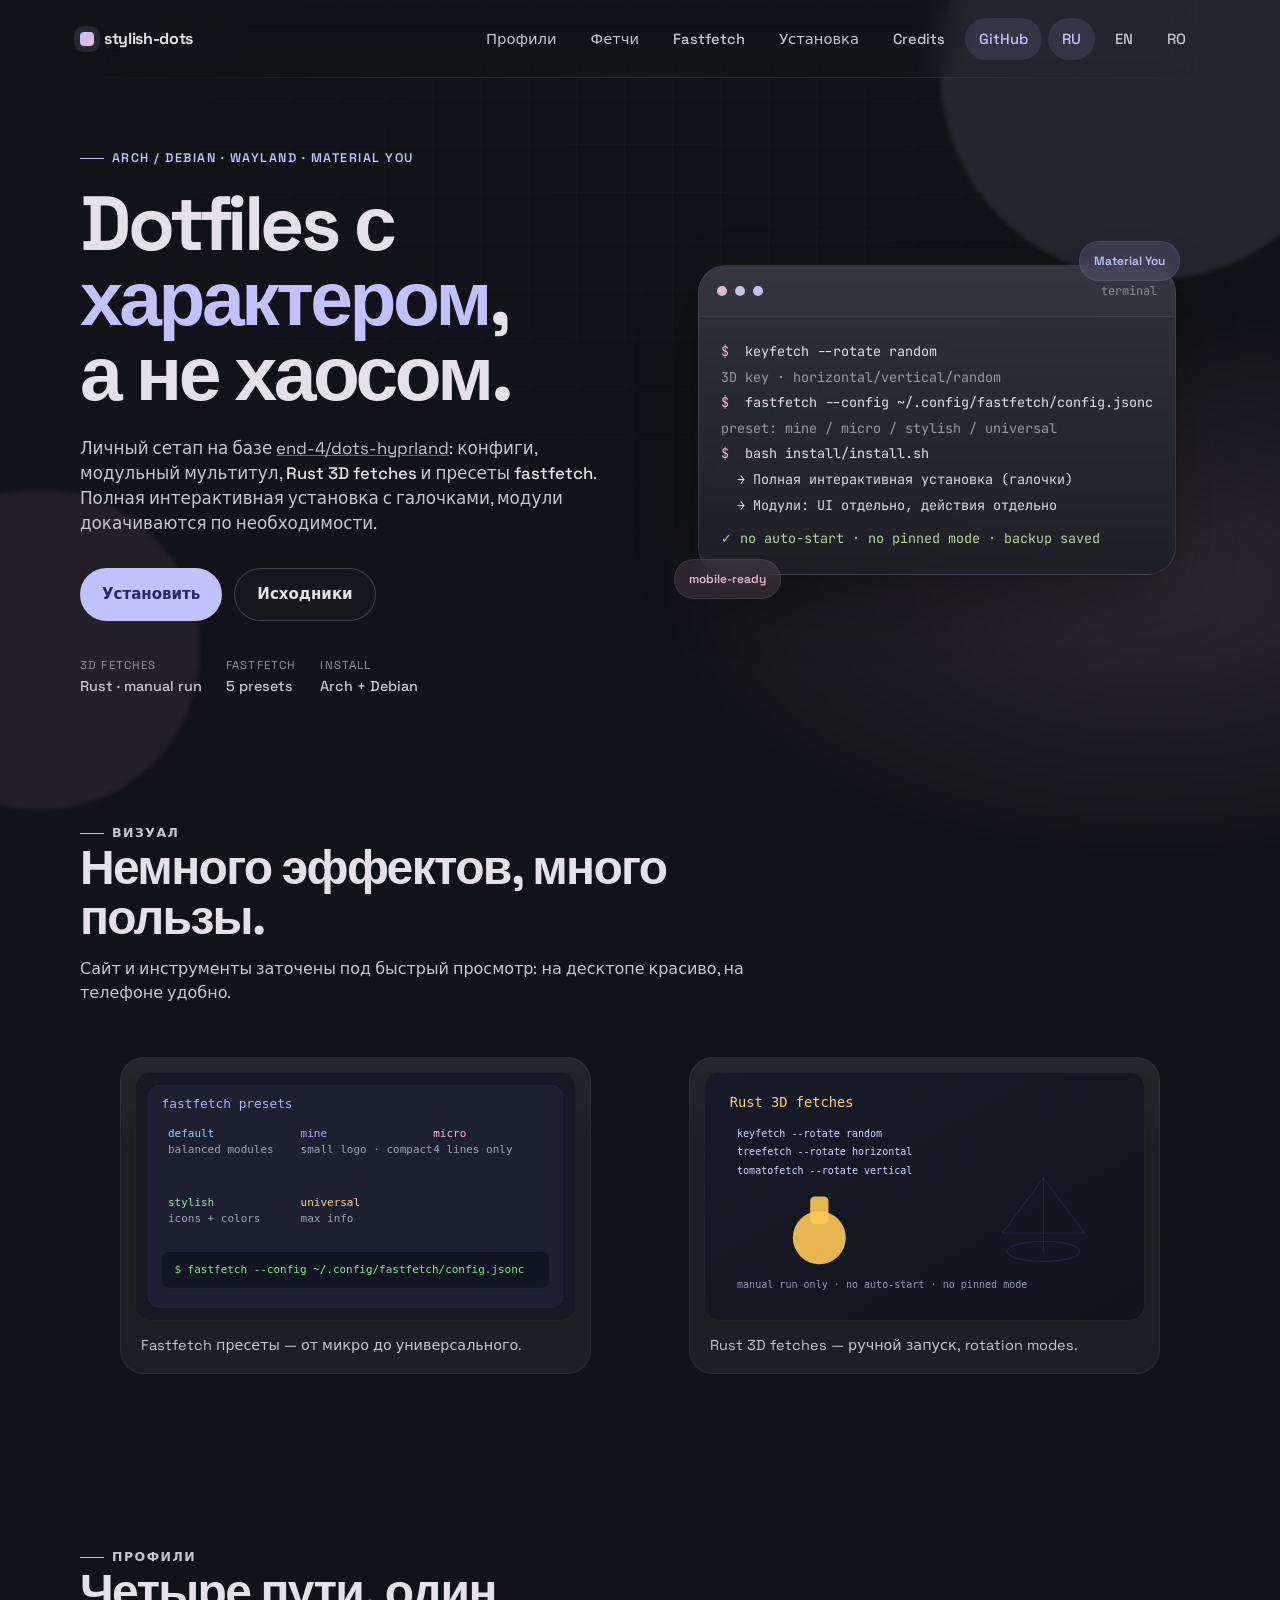
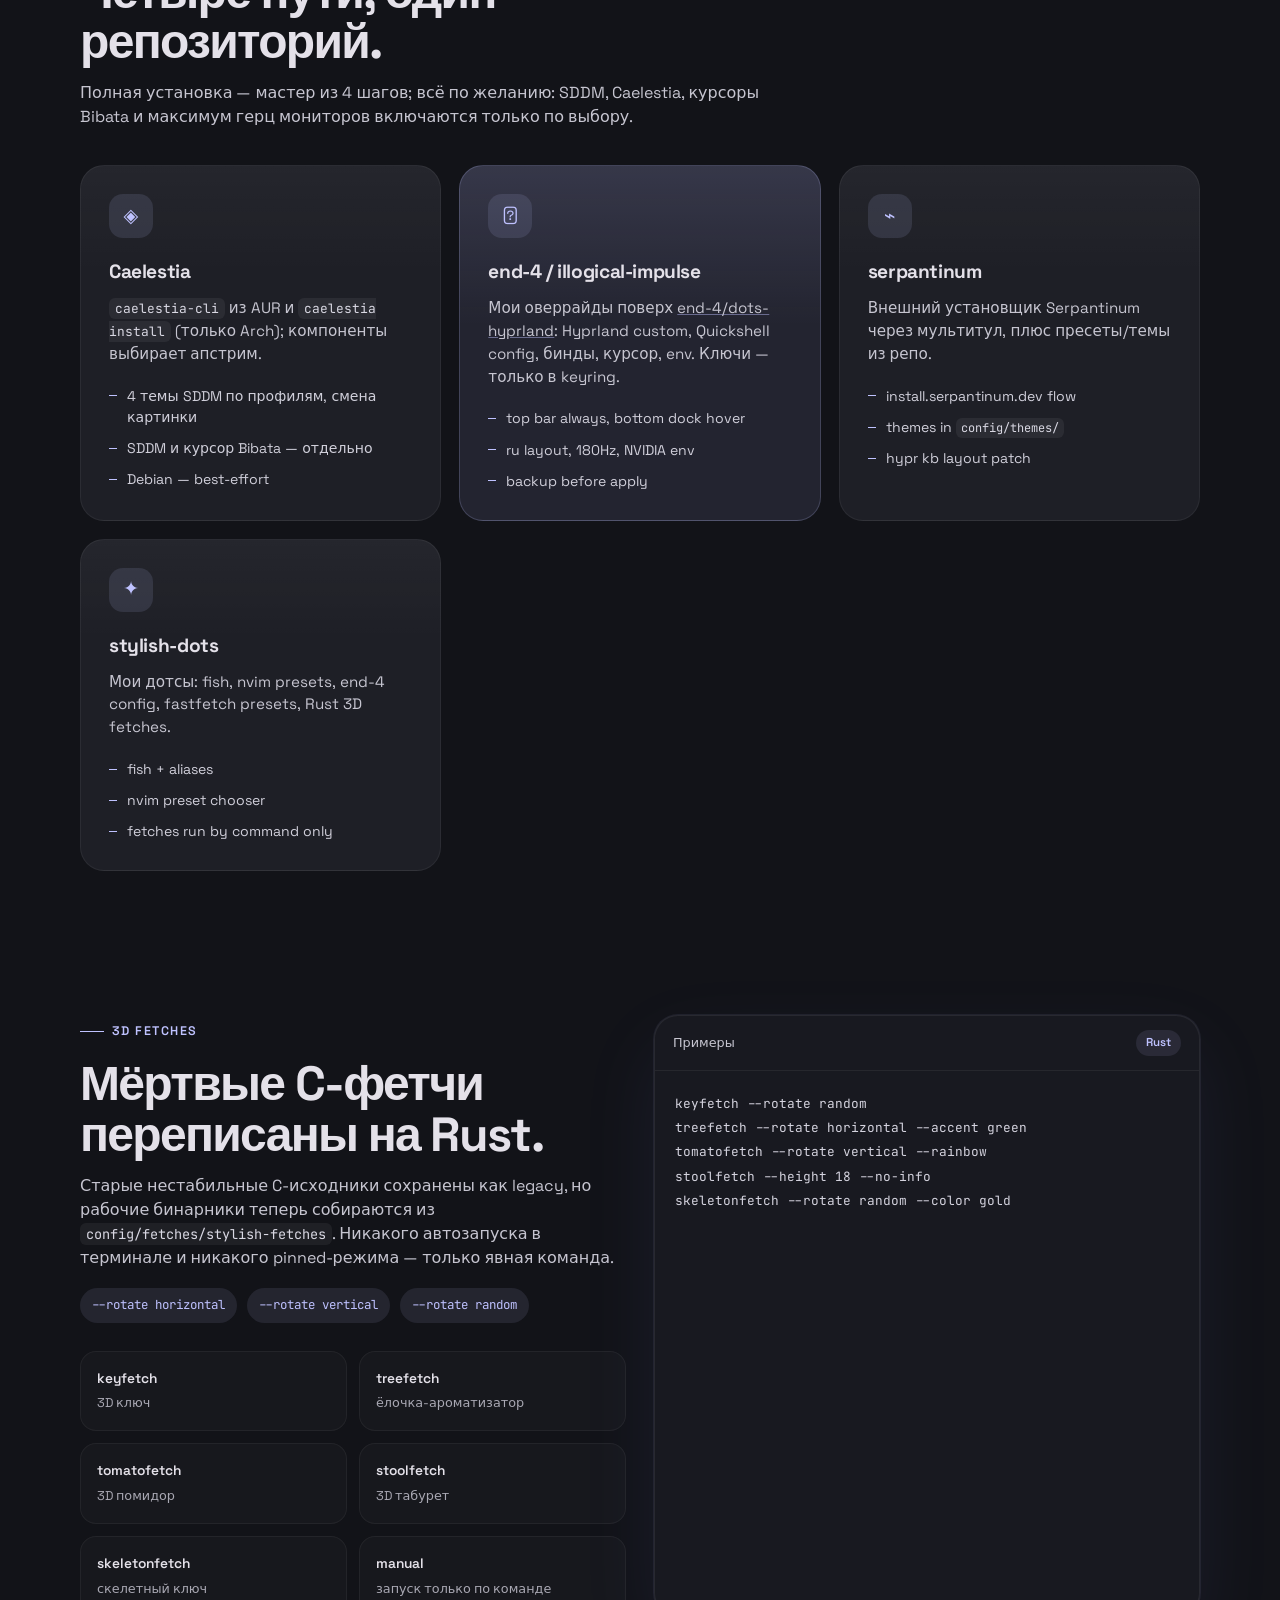
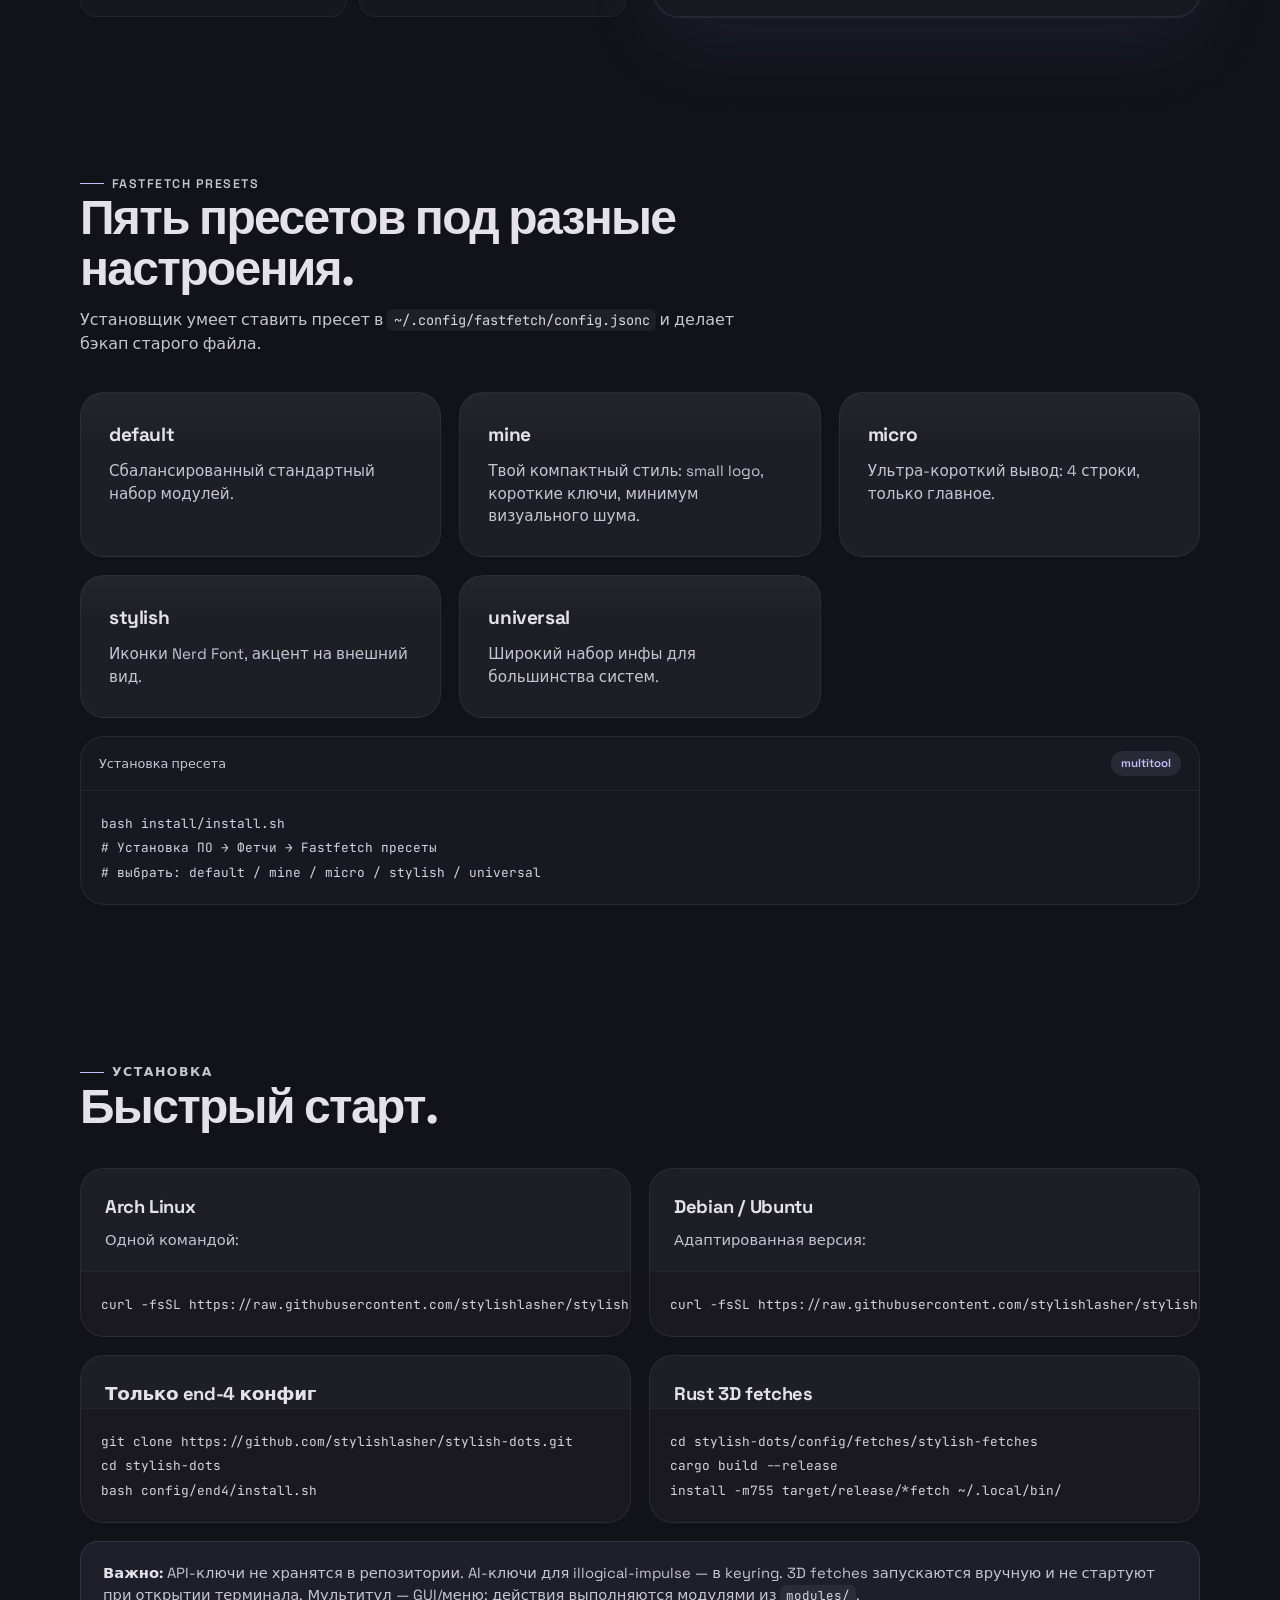
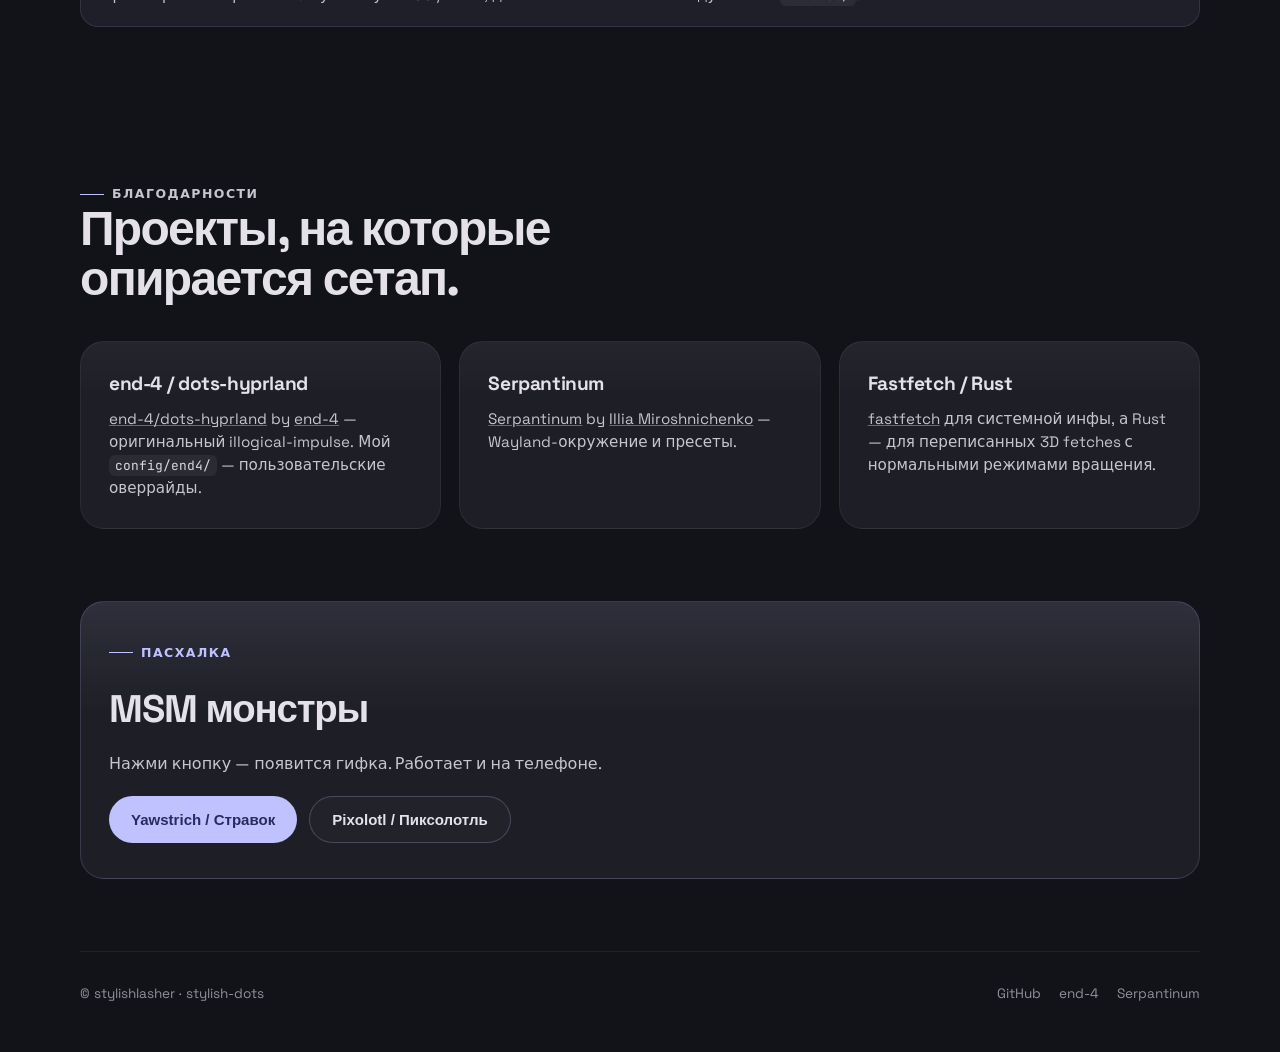
<file: docs/index.html>
<!doctype html>
<html lang="ru">
<head>
  <meta charset="utf-8">
  <meta name="viewport" content="width=device-width, initial-scale=1, viewport-fit=cover">
  <meta name="theme-color" content="#151622">
  <title>stylish-dots — dotfiles, fetches, fastfetch presets</title>
  <meta name="description" content="stylish-dots: end-4/illogical-impulse dotfiles, Rust 3D fetches, fastfetch presets, multitool installer. Material You site.">
  <link rel="preconnect" href="https://fonts.googleapis.com">
  <link rel="preconnect" href="https://fonts.gstatic.com" crossorigin>
  <link href="https://fonts.googleapis.com/css2?family=Google+Sans:wght@400;500;700&family=Space+Grotesk:wght@500;700&family=JetBrains+Mono:wght@400;500&display=swap" rel="stylesheet">
  <link rel="stylesheet" href="./styles.css">
  <script>
    (function(){var t=["lavender","ocean","sage","peach","rose","amber"];document.documentElement.dataset.theme=t[Math.floor(Math.random()*t.length)];})();
  </script>
</head>
<body>
  <div class="bg-shape bg-shape-a"></div>
  <div class="bg-shape bg-shape-b"></div>
  <div class="bg-grid"></div>

  <header class="topbar wrap">
    <a class="brand" href="#top" aria-label="stylish-dots">
      <span class="brand-mark"></span>
      <span class="brand-name">stylish-dots</span>
    </a>
    <button class="menu-btn" id="menu-btn" aria-label="Меню" aria-expanded="false" aria-controls="nav">☰</button>
    <nav class="nav" id="nav">
      <a href="#profiles">Профили</a>
      <a href="#fetches">Фетчи</a>
      <a href="#fastfetch">Fastfetch</a>
      <a href="#install">Установка</a>
      <a href="#credits">Credits</a>
      <a href="https://github.com/stylishlasher/stylish-dots" class="nav-gh">GitHub</a>
      <a href="./index.html" hreflang="ru" aria-label="Русская версия" aria-current="page" class="nav-gh">RU</a>
      <a href="./en/index.html" hreflang="en" aria-label="English version">EN</a>
      <a href="./ro/index.html" hreflang="ro" aria-label="Versiunea în română">RO</a>
    </nav>
  </header>

  <main id="top">
    <section class="hero wrap reveal">
      <div class="hero-copy">
        <p class="eyebrow">Arch / Debian · Wayland · Material You</p>
        <h1>Dotfiles с <span class="accent">характером</span>,<br>а не хаосом.</h1>
        <p class="lead">Личный сетап на базе <a class="inline-link" href="https://github.com/end-4/dots-hyprland">end-4/dots-hyprland</a>: конфиги, модульный мультитул, <strong>Rust 3D fetches</strong> и пресеты <strong>fastfetch</strong>. Полная интерактивная установка с галочками, модули докачиваются по необходимости.</p>
        <div class="actions">
          <a class="btn btn-primary" href="#install">Установить</a>
          <a class="btn btn-ghost" href="https://github.com/stylishlasher/stylish-dots">Исходники</a>
        </div>
        <div class="meta-row">
          <div class="meta"><span class="meta-k">3D fetches</span><span class="meta-v">Rust · manual run</span></div>
          <div class="meta"><span class="meta-k">Fastfetch</span><span class="meta-v">5 presets</span></div>
          <div class="meta"><span class="meta-k">Install</span><span class="meta-v">Arch + Debian</span></div>
        </div>
      </div>
      <div class="hero-panel">
        <div class="panel-window floaty">
          <div class="panel-title"><span class="dot"></span><span class="dot"></span><span class="dot"></span><span class="panel-title-text">terminal</span></div>
          <div class="panel-body">
            <div class="line"><span class="p">$</span> keyfetch --rotate random</div>
            <div class="line muted">  3D key · horizontal/vertical/random</div>
            <div class="line"><span class="p">$</span> fastfetch --config ~/.config/fastfetch/config.jsonc</div>
            <div class="line muted">  preset: mine / micro / stylish / universal</div>
            <div class="line"><span class="p">$</span> bash install/install.sh</div>
            <div class="line pick">  → Полная интерактивная установка (галочки)</div>
            <div class="line pick">  → Модули: UI отдельно, действия отдельно</div>
            <div class="line ok">✓ no auto-start · no pinned mode · backup saved</div>
          </div>
        </div>
        <div class="chip chip-a">Material You</div>
        <div class="chip chip-b">mobile-ready</div>
      </div>
    </section>

    <section class="section wrap reveal" id="showcase">
      <div class="section-head">
        <p class="eyebrow">Визуал</p>
        <h2>Немного эффектов, много пользы.</h2>
        <p>Сайт и инструменты заточены под быстрый просмотр: на десктопе красиво, на телефоне удобно.</p>
      </div>
      <div class="showcase-grid">
        <figure class="shot-card">
          <img src="./assets/preview-fastfetch.svg" alt="Fastfetch presets preview" loading="lazy" width="960" height="540">
          <figcaption>Fastfetch пресеты — от микро до универсального.</figcaption>
        </figure>
        <figure class="shot-card">
          <img src="./assets/preview-fetch3d.svg" alt="Rust 3D fetches preview" loading="lazy" width="960" height="540">
          <figcaption>Rust 3D fetches — ручной запуск, rotation modes.</figcaption>
        </figure>
      </div>
    </section>

    <section id="profiles" class="section wrap reveal">
      <div class="section-head">
        <p class="eyebrow">Профили</p>
        <h2>Четыре пути, один репозиторий.</h2>
        <p>Полная установка — мастер из 4 шагов; всё по желанию: SDDM, Caelestia, курсоры Bibata и максимум герц мониторов включаются только по выбору.</p>
      </div>
      <div class="cards">
        <article class="card">
          <div class="card-icon">◈</div>
          <h3>Caelestia</h3>
          <p><code>caelestia-cli</code> из AUR и <code>caelestia install</code> (только Arch); компоненты выбирает апстрим.</p>
          <ul class="list"><li>4 темы SDDM по профилям, смена картинки</li><li>SDDM и курсор Bibata — отдельно</li><li>Debian — best-effort</li></ul>
        </article>
        <article class="card card-featured">
          <div class="card-icon">󰣇</div>
          <h3>end-4 / illogical-impulse</h3>
          <p>Мои оверрайды поверх <a class="inline-link" href="https://github.com/end-4/dots-hyprland">end-4/dots-hyprland</a>: Hyprland custom, Quickshell config, бинды, курсор, env. Ключи — только в keyring.</p>
          <ul class="list"><li>top bar always, bottom dock hover</li><li>ru layout, 180Hz, NVIDIA env</li><li>backup before apply</li></ul>
        </article>
        <article class="card">
          <div class="card-icon">⌁</div>
          <h3>serpantinum</h3>
          <p>Внешний установщик Serpantinum через мультитул, плюс пресеты/темы из репо.</p>
          <ul class="list"><li>install.serpantinum.dev flow</li><li>themes in <code>config/themes/</code></li><li>hypr kb layout patch</li></ul>
        </article>
        <article class="card">
          <div class="card-icon">✦</div>
          <h3>stylish-dots</h3>
          <p>Мои дотсы: fish, nvim presets, end-4 config, fastfetch presets, Rust 3D fetches.</p>
          <ul class="list"><li>fish + aliases</li><li>nvim preset chooser</li><li>fetches run by command only</li></ul>
        </article>
      </div>
    </section>

    <section id="fetches" class="section wrap reveal">
      <div class="split">
        <div>
          <p class="eyebrow">3D Fetches</p>
          <h2>Мёртвые C-фетчи переписаны на Rust.</h2>
          <p class="muted-p">Старые нестабильные C-исходники сохранены как legacy, но рабочие бинарники теперь собираются из <code>config/fetches/stylish-fetches</code>. Никакого автозапуска в терминале и никакого pinned-режима — только явная команда.</p>
          <div class="chip-row">
            <span class="pill">--rotate horizontal</span>
            <span class="pill">--rotate vertical</span>
            <span class="pill">--rotate random</span>
          </div>
          <div class="stack-grid">
            <div class="stack-item"><span class="stack-k">keyfetch</span><span class="stack-v">3D ключ</span></div>
            <div class="stack-item"><span class="stack-k">treefetch</span><span class="stack-v">ёлочка-ароматизатор</span></div>
            <div class="stack-item"><span class="stack-k">tomatofetch</span><span class="stack-v">3D помидор</span></div>
            <div class="stack-item"><span class="stack-k">stoolfetch</span><span class="stack-v">3D табурет</span></div>
            <div class="stack-item"><span class="stack-k">skeletonfetch</span><span class="stack-v">скелетный ключ</span></div>
            <div class="stack-item"><span class="stack-k">manual</span><span class="stack-v">запуск только по команде</span></div>
          </div>
        </div>
        <div class="code-card glow-card">
          <div class="code-head"><span>Примеры</span><span class="code-badge">Rust</span></div>
<pre><code>keyfetch --rotate random
treefetch --rotate horizontal --accent green
tomatofetch --rotate vertical --rainbow
stoolfetch --height 18 --no-info
skeletonfetch --rotate random --color gold</code></pre>
        </div>
      </div>
    </section>

    <section id="fastfetch" class="section wrap reveal">
      <div class="section-head">
        <p class="eyebrow">Fastfetch presets</p>
        <h2>Пять пресетов под разные настроения.</h2>
        <p>Установщик умеет ставить пресет в <code>~/.config/fastfetch/config.jsonc</code> и делает бэкап старого файла.</p>
      </div>
      <div class="preset-grid">
        <article class="preset-card"><h3>default</h3><p>Сбалансированный стандартный набор модулей.</p></article>
        <article class="preset-card"><h3>mine</h3><p>Твой компактный стиль: small logo, короткие ключи, минимум визуального шума.</p></article>
        <article class="preset-card"><h3>micro</h3><p>Ультра-короткий вывод: 4 строки, только главное.</p></article>
        <article class="preset-card"><h3>stylish</h3><p>Иконки Nerd Font, акцент на внешний вид.</p></article>
        <article class="preset-card"><h3>universal</h3><p>Широкий набор инфы для большинства систем.</p></article>
      </div>
      <div class="code-card" style="margin-top:18px">
        <div class="code-head"><span>Установка пресета</span><span class="code-badge">multitool</span></div>
<pre><code>bash install/install.sh
# Установка ПО → Фетчи → Fastfetch пресеты
# выбрать: default / mine / micro / stylish / universal</code></pre>
      </div>
    </section>

    <section id="install" class="section wrap reveal">
      <div class="section-head">
        <p class="eyebrow">Установка</p>
        <h2>Быстрый старт.</h2>
      </div>
      <div class="install-grid">
        <div class="install-card">
          <h3>Arch Linux</h3>
          <p>Одной командой:</p>
          <pre><code>curl -fsSL https://raw.githubusercontent.com/stylishlasher/stylish-dots/main/install/install.sh | bash</code></pre>
        </div>
        <div class="install-card">
          <h3>Debian / Ubuntu</h3>
          <p>Адаптированная версия:</p>
          <pre><code>curl -fsSL https://raw.githubusercontent.com/stylishlasher/stylish-dots/main/install/install_debian.sh | bash</code></pre>
        </div>
      </div>
      <div class="install-grid" style="margin-top:18px">
        <div class="install-card">
          <h3>Только end-4 конфиг</h3>
          <pre><code>git clone https://github.com/stylishlasher/stylish-dots.git
cd stylish-dots
bash config/end4/install.sh</code></pre>
        </div>
        <div class="install-card">
          <h3>Rust 3D fetches</h3>
          <pre><code>cd stylish-dots/config/fetches/stylish-fetches
cargo build --release
install -m755 target/release/*fetch ~/.local/bin/</code></pre>
        </div>
      </div>
      <div class="note"><strong>Важно:</strong> API-ключи не хранятся в репозитории. AI-ключи для illogical-impulse — в keyring. 3D fetches запускаются вручную и не стартуют при открытии терминала. Мультитул — GUI/меню; действия выполняются модулями из <code>modules/</code>.</div>
    </section>

    <section id="credits" class="section wrap reveal">
      <div class="section-head">
        <p class="eyebrow">Благодарности</p>
        <h2>Проекты, на которые опирается сетап.</h2>
      </div>
      <div class="cards">
        <article class="card">
          <h3>end-4 / dots-hyprland</h3>
          <p><a class="inline-link" href="https://github.com/end-4/dots-hyprland">end-4/dots-hyprland</a> by <a class="inline-link" href="https://github.com/end-4">end-4</a> — оригинальный illogical-impulse. Мой <code>config/end4/</code> — пользовательские оверрайды.</p>
        </article>
        <article class="card">
          <h3>Serpantinum</h3>
          <p><a class="inline-link" href="https://github.com/ilyamiro/serpantinum">Serpantinum</a> by <a class="inline-link" href="https://github.com/ilyamiro">Illia Miroshnichenko</a> — Wayland-окружение и пресеты.</p>
        </article>
        <article class="card">
          <h3>Fastfetch / Rust</h3>
          <p><a class="inline-link" href="https://github.com/fastfetch-cli/fastfetch">fastfetch</a> для системной инфы, а Rust — для переписанных 3D fetches с нормальными режимами вращения.</p>
        </article>
      </div>
    </section>
  </main>

  <section class="section wrap yawstrich-section reveal" id="yawstrich">
    <div class="yawstrich-card">
      <div class="yawstrich-copy">
        <p class="eyebrow">Пасхалка</p>
        <h2>MSM монстры</h2>
        <p class="muted-p">Нажми кнопку — появится гифка. Работает и на телефоне.</p>
        <div class="monster-actions">
          <button class="btn btn-primary yawstrich-btn" id="yawstrich-toggle" type="button">Yawstrich / Стравок</button>
          <button class="btn btn-ghost yawstrich-btn" id="pixolotl-toggle" type="button">Pixolotl / Пиксолотль</button>
        </div>
      </div>
      <div class="yawstrich-media">
        <div id="yawstrich-media" hidden><img src="https://s15.gifyu.com/images/bcRl1.gif" alt="Yawstrich" loading="lazy" width="360" height="360"></div>
        <div id="pixolotl-media" hidden><img src="https://s15.gifyu.com/images/bcR8O.gif" alt="Pixolotl" loading="lazy" width="360" height="360"></div>
      </div>
    </div>
  </section>

  <footer class="footer wrap">
    <div>© stylishlasher · stylish-dots</div>
    <div class="footer-links">
      <a href="https://github.com/stylishlasher/stylish-dots">GitHub</a>
      <a href="https://github.com/end-4/dots-hyprland">end-4</a>
      <a href="https://github.com/ilyamiro/serpantinum">Serpantinum</a>
    </div>
  </footer>

  <script>
    (function(){
      var menu=document.getElementById('menu-btn'), nav=document.getElementById('nav');
      if(menu && nav){
        menu.addEventListener('click', function(){
          var open=nav.classList.toggle('open');
          menu.setAttribute('aria-expanded', open ? 'true' : 'false');
        });
        nav.querySelectorAll('a').forEach(function(a){a.addEventListener('click', function(){nav.classList.remove('open'); menu.setAttribute('aria-expanded','false');});});
      }
      function setup(btnId, mediaId, show, hide){
        var b=document.getElementById(btnId), m=document.getElementById(mediaId); if(!b||!m) return;
        b.addEventListener('click', function(){var s=m.hasAttribute('hidden'); if(s){m.removeAttribute('hidden'); b.textContent=hide;} else {m.setAttribute('hidden',''); b.textContent=show;}});
      }
      setup('yawstrich-toggle','yawstrich-media','Yawstrich / Стравок','Скрыть Стравка');
      setup('pixolotl-toggle','pixolotl-media','Pixolotl / Пиксолотль','Скрыть Пиксолотля');

      var obs = window.matchMedia('(prefers-reduced-motion: reduce)').matches ? null : new IntersectionObserver(function(entries){
        entries.forEach(function(e){ if(e.isIntersecting){ e.target.classList.add('visible'); obs.unobserve(e.target);} });
      }, {threshold: 0.12});
      document.querySelectorAll('.reveal').forEach(function(el){ if(obs) obs.observe(el); else el.classList.add('visible'); });
    })();
  </script>
</body>
</html>
</file>
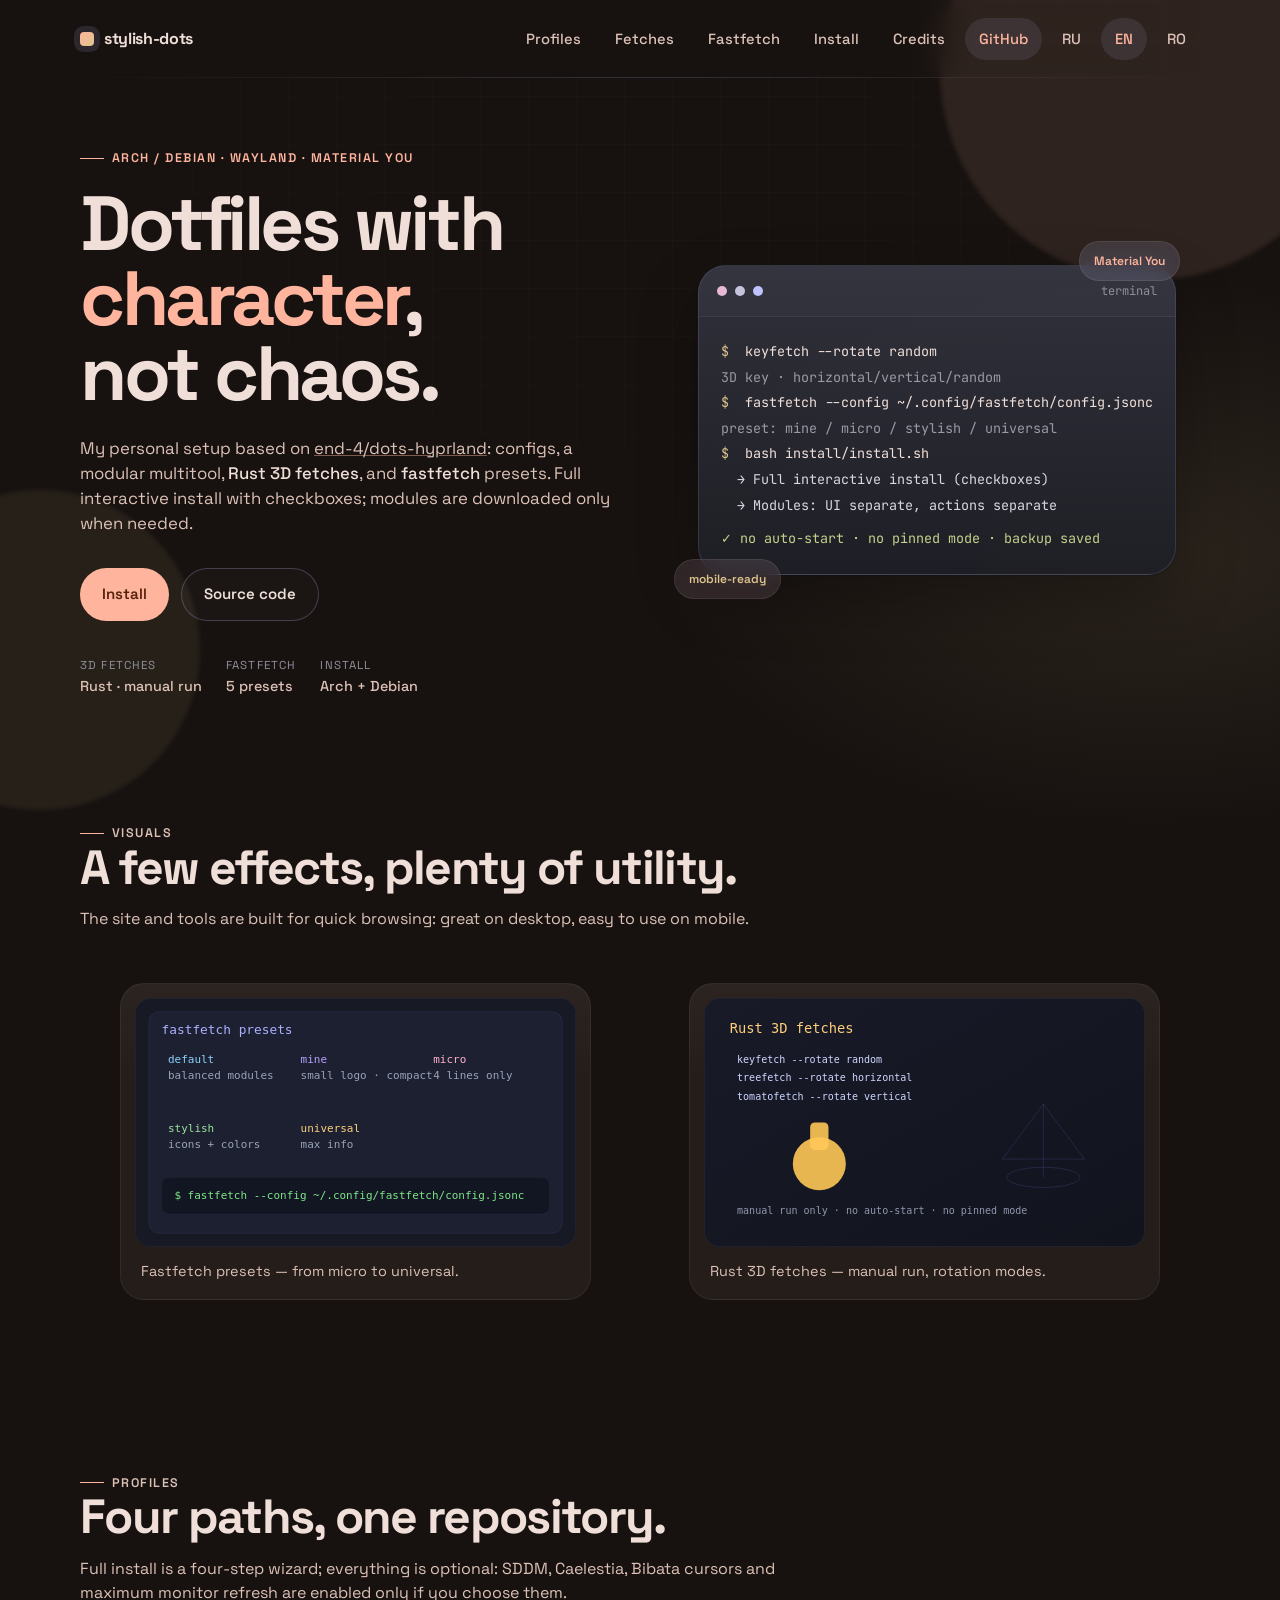
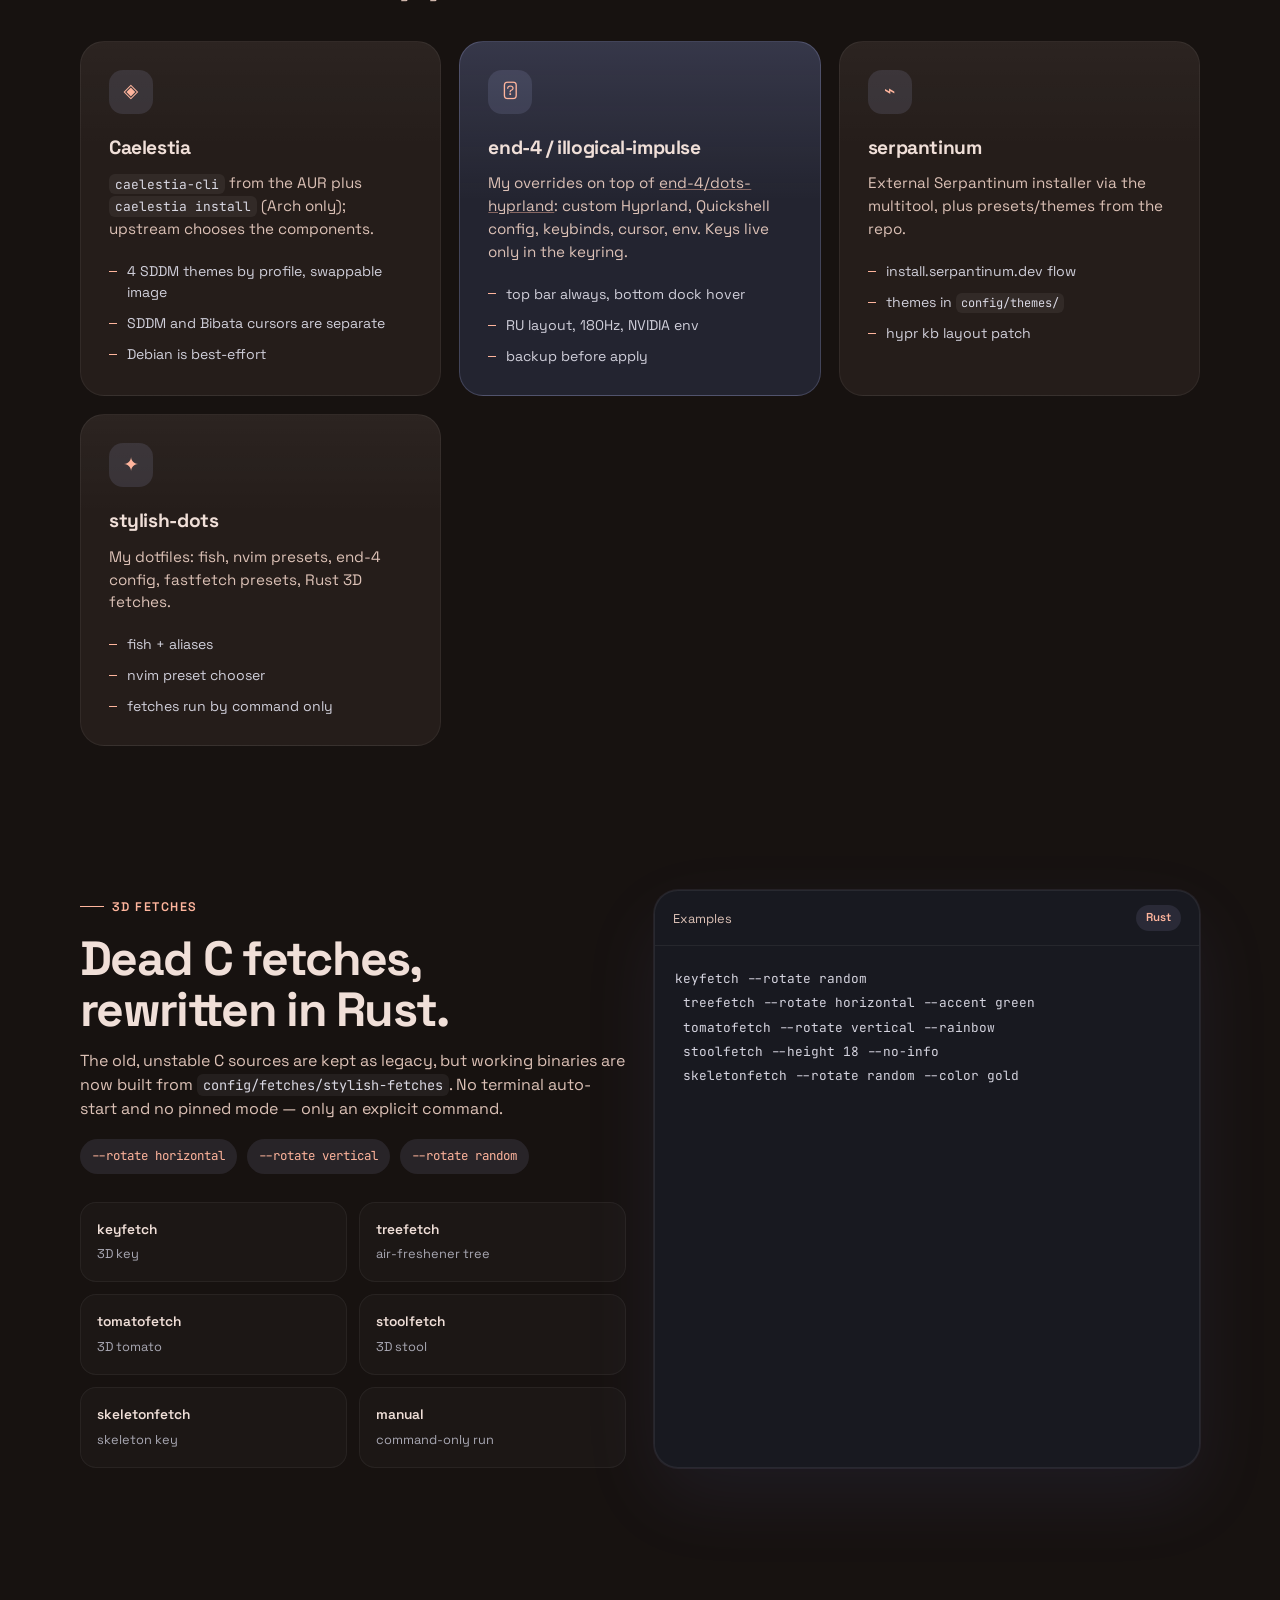
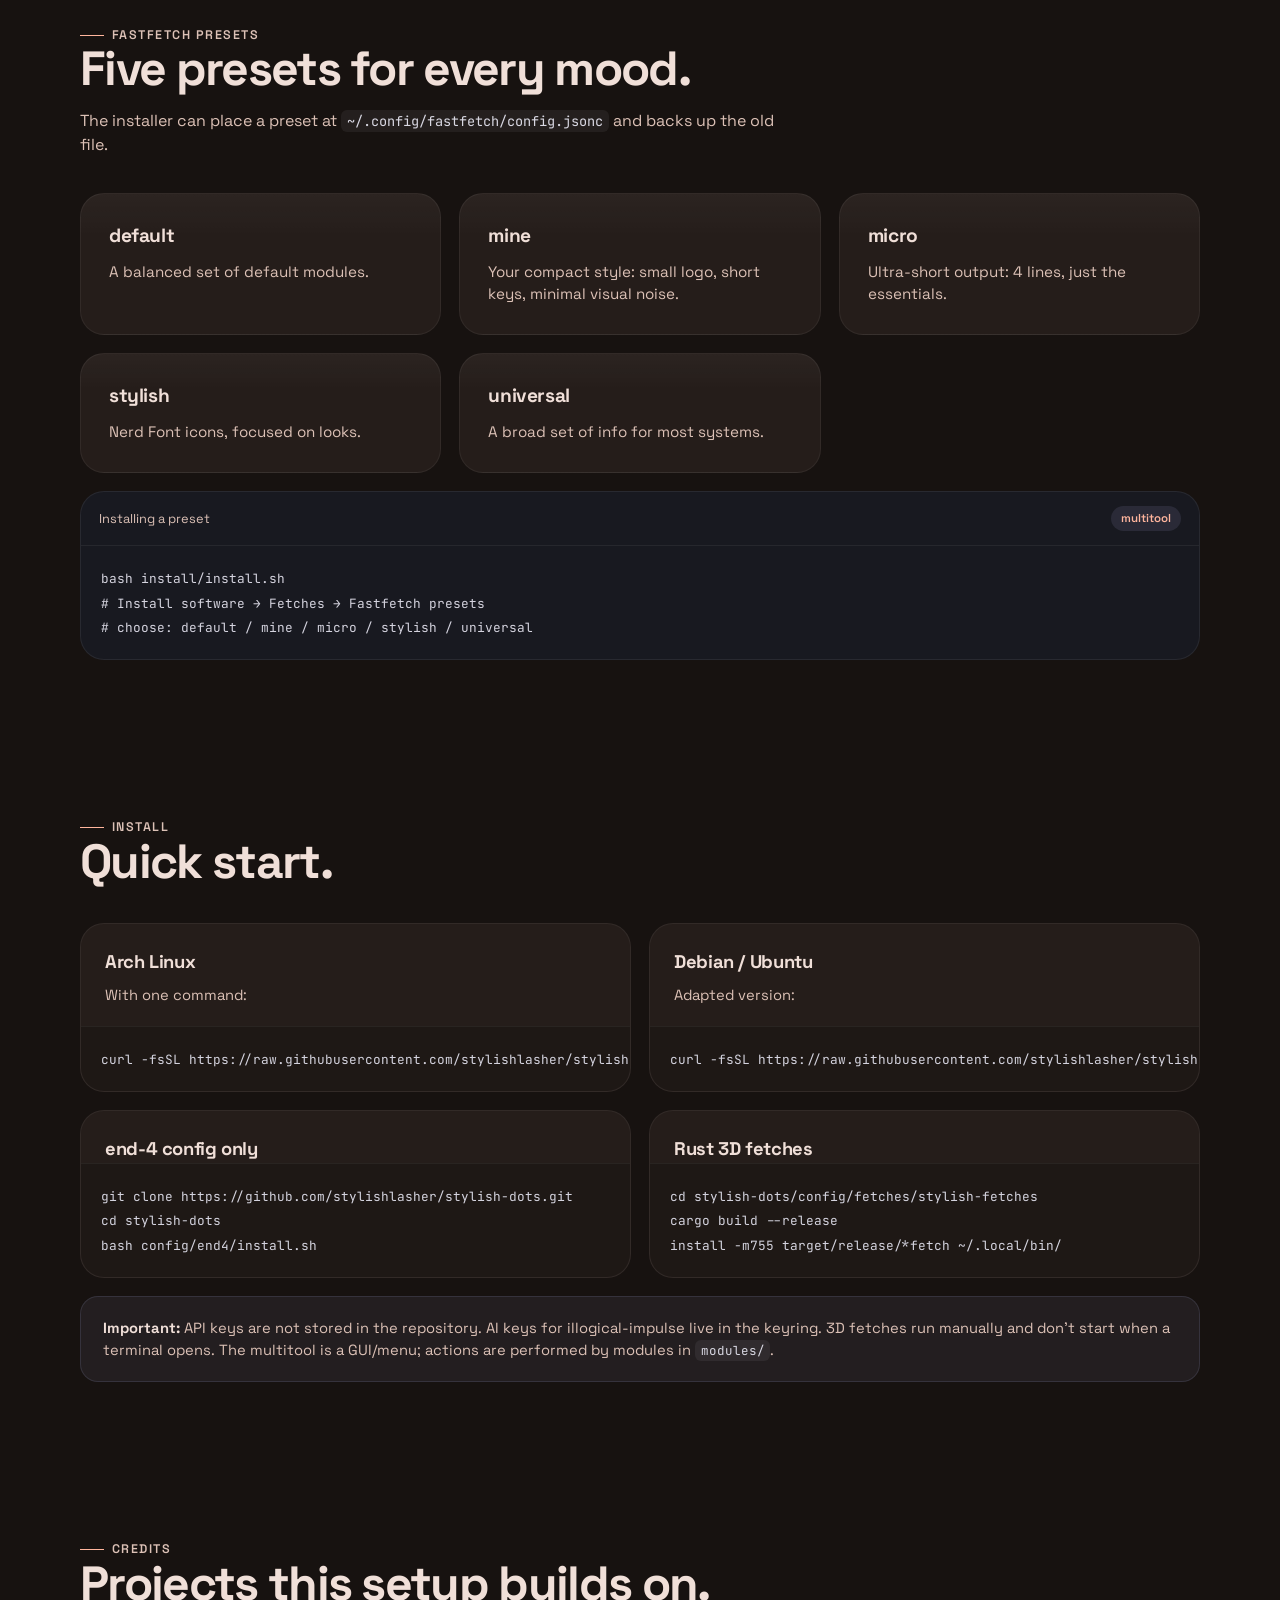
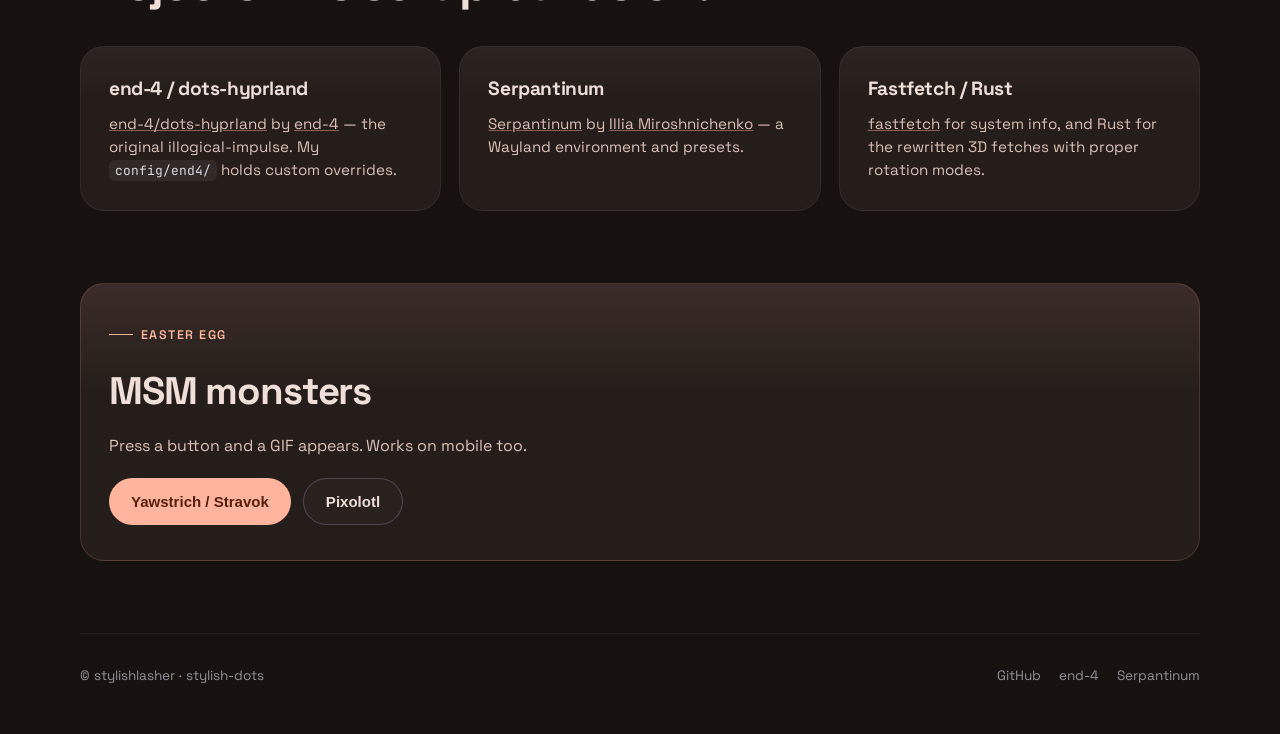
<file: docs/en/index.html>
<!doctype html>
<html lang="en">
<head>
  <meta charset="utf-8">
  <meta name="viewport" content="width=device-width, initial-scale=1, viewport-fit=cover">
  <meta name="theme-color" content="#151622">
  <title>stylish-dots — dotfiles, fetches, fastfetch presets</title>
  <meta name="description" content="stylish-dots: end-4/illogical-impulse dotfiles, Rust 3D fetches, fastfetch presets, multitool installer. Material You site.">
  <link rel="preconnect" href="https://fonts.googleapis.com">
  <link rel="preconnect" href="https://fonts.gstatic.com" crossorigin>
  <link href="https://fonts.googleapis.com/css2?family=Google+Sans:wght@400;500;700&family=Space+Grotesk:wght@500;700&family=JetBrains+Mono:wght@400;500&display=swap" rel="stylesheet">
  <link rel="stylesheet" href="../styles.css">
  <script>
    (function(){var t=["lavender","ocean","sage","peach","rose","amber"];document.documentElement.dataset.theme=t[Math.floor(Math.random()*t.length)];})();
  </script>
</head>
<body>
  <div class="bg-shape bg-shape-a"></div>
  <div class="bg-shape bg-shape-b"></div>
  <div class="bg-grid"></div>

  <header class="topbar wrap">
    <a class="brand" href="#top" aria-label="stylish-dots">
      <span class="brand-mark"></span>
      <span class="brand-name">stylish-dots</span>
    </a>
    <button class="menu-btn" id="menu-btn" aria-label="Menu" aria-expanded="false" aria-controls="nav">☰</button>
    <nav class="nav" id="nav">
      <a href="#profiles">Profiles</a>
      <a href="#fetches">Fetches</a>
      <a href="#fastfetch">Fastfetch</a>
      <a href="#install">Install</a>
      <a href="#credits">Credits</a>
      <a href="https://github.com/stylishlasher/stylish-dots" class="nav-gh">GitHub</a>
      <a href="../index.html" hreflang="ru" aria-label="Russian version">RU</a>
      <a href="../en/index.html" hreflang="en" aria-label="English version" aria-current="page" class="nav-gh">EN</a>
      <a href="../ro/index.html" hreflang="ro" aria-label="Romanian version">RO</a>
    </nav>
  </header>

  <main id="top">
    <section class="hero wrap reveal">
      <div class="hero-copy">
        <p class="eyebrow">Arch / Debian · Wayland · Material You</p>
        <h1>Dotfiles with <span class="accent">character</span>,<br>not chaos.</h1>
        <p class="lead">My personal setup based on <a class="inline-link" href="https://github.com/end-4/dots-hyprland">end-4/dots-hyprland</a>: configs, a modular multitool, <strong>Rust 3D fetches</strong>, and <strong>fastfetch</strong> presets. Full interactive install with checkboxes; modules are downloaded only when needed.</p>
        <div class="actions">
          <a class="btn btn-primary" href="#install">Install</a>
          <a class="btn btn-ghost" href="https://github.com/stylishlasher/stylish-dots">Source code</a>
        </div>
        <div class="meta-row">
          <div class="meta"><span class="meta-k">3D fetches</span><span class="meta-v">Rust · manual run</span></div>
          <div class="meta"><span class="meta-k">Fastfetch</span><span class="meta-v">5 presets</span></div>
          <div class="meta"><span class="meta-k">Install</span><span class="meta-v">Arch + Debian</span></div>
        </div>
      </div>
      <div class="hero-panel">
        <div class="panel-window floaty">
          <div class="panel-title"><span class="dot"></span><span class="dot"></span><span class="dot"></span><span class="panel-title-text">terminal</span></div>
          <div class="panel-body">
            <div class="line"><span class="p">$</span> keyfetch --rotate random</div>
            <div class="line muted">  3D key · horizontal/vertical/random</div>
            <div class="line"><span class="p">$</span> fastfetch --config ~/.config/fastfetch/config.jsonc</div>
            <div class="line muted">  preset: mine / micro / stylish / universal</div>
            <div class="line"><span class="p">$</span> bash install/install.sh</div>
            <div class="line pick">  → Full interactive install (checkboxes)</div>
            <div class="line pick">  → Modules: UI separate, actions separate</div>
            <div class="line ok">✓ no auto-start · no pinned mode · backup saved</div>
          </div>
        </div>
        <div class="chip chip-a">Material You</div>
        <div class="chip chip-b">mobile-ready</div>
      </div>
    </section>

    <section class="section wrap reveal" id="showcase">
      <div class="section-head">
        <p class="eyebrow">Visuals</p>
        <h2>A few effects, plenty of utility.</h2>
        <p>The site and tools are built for quick browsing: great on desktop, easy to use on mobile.</p>
      </div>
      <div class="showcase-grid">
        <figure class="shot-card">
          <img src="../assets/preview-fastfetch.svg" alt="Fastfetch presets preview" loading="lazy" width="960" height="540">
          <figcaption>Fastfetch presets — from micro to universal.</figcaption>
        </figure>
        <figure class="shot-card">
          <img src="../assets/preview-fetch3d.svg" alt="Rust 3D fetches preview" loading="lazy" width="960" height="540">
          <figcaption>Rust 3D fetches — manual run, rotation modes.</figcaption>
        </figure>
      </div>
    </section>

    <section id="profiles" class="section wrap reveal">
      <div class="section-head">
        <p class="eyebrow">Profiles</p>
        <h2>Four paths, one repository.</h2>
        <p>Full install is a four-step wizard; everything is optional: SDDM, Caelestia, Bibata cursors and maximum monitor refresh are enabled only if you choose them.</p>
      </div>
      <div class="cards">
        <article class="card">
          <div class="card-icon">◈</div>
          <h3>Caelestia</h3>
          <p><code>caelestia-cli</code> from the AUR plus <code>caelestia install</code> (Arch only); upstream chooses the components.</p>
          <ul class="list"><li>4 SDDM themes by profile, swappable image</li><li>SDDM and Bibata cursors are separate</li><li>Debian is best-effort</li></ul>
        </article>
        <article class="card card-featured">
          <div class="card-icon">󰣇</div>
          <h3>end-4 / illogical-impulse</h3>
          <p>My overrides on top of <a class="inline-link" href="https://github.com/end-4/dots-hyprland">end-4/dots-hyprland</a>: custom Hyprland, Quickshell config, keybinds, cursor, env. Keys live only in the keyring.</p>
          <ul class="list"><li>top bar always, bottom dock hover</li><li>RU layout, 180Hz, NVIDIA env</li><li>backup before apply</li></ul>
        </article>
        <article class="card">
          <div class="card-icon">⌁</div>
          <h3>serpantinum</h3>
          <p>External Serpantinum installer via the multitool, plus presets/themes from the repo.</p>
          <ul class="list"><li>install.serpantinum.dev flow</li><li>themes in <code>config/themes/</code></li><li>hypr kb layout patch</li></ul>
        </article>
        <article class="card">
          <div class="card-icon">✦</div>
          <h3>stylish-dots</h3>
          <p>My dotfiles: fish, nvim presets, end-4 config, fastfetch presets, Rust 3D fetches.</p>
          <ul class="list"><li>fish + aliases</li><li>nvim preset chooser</li><li>fetches run by command only</li></ul>
        </article>
      </div>
    </section>

    <section id="fetches" class="section wrap reveal">
      <div class="split">
        <div>
          <p class="eyebrow">3D Fetches</p>
          <h2>Dead C fetches, rewritten in Rust.</h2>
          <p class="muted-p">The old, unstable C sources are kept as legacy, but working binaries are now built from <code>config/fetches/stylish-fetches</code>. No terminal auto-start and no pinned mode — only an explicit command.</p>
          <div class="chip-row">
            <span class="pill">--rotate horizontal</span>
            <span class="pill">--rotate vertical</span>
            <span class="pill">--rotate random</span>
          </div>
          <div class="stack-grid">
            <div class="stack-item"><span class="stack-k">keyfetch</span><span class="stack-v">3D key</span></div>
            <div class="stack-item"><span class="stack-k">treefetch</span><span class="stack-v">air-freshener tree</span></div>
            <div class="stack-item"><span class="stack-k">tomatofetch</span><span class="stack-v">3D tomato</span></div>
            <div class="stack-item"><span class="stack-k">stoolfetch</span><span class="stack-v">3D stool</span></div>
            <div class="stack-item"><span class="stack-k">skeletonfetch</span><span class="stack-v">skeleton key</span></div>
            <div class="stack-item"><span class="stack-k">manual</span><span class="stack-v">command-only run</span></div>
          </div>
        </div>
        <div class="code-card glow-card">
          <div class="code-head"><span>Examples</span><span class="code-badge">Rust</span></div>
<pre><code>keyfetch --rotate random
 treefetch --rotate horizontal --accent green
 tomatofetch --rotate vertical --rainbow
 stoolfetch --height 18 --no-info
 skeletonfetch --rotate random --color gold</code></pre>
        </div>
      </div>
    </section>

    <section id="fastfetch" class="section wrap reveal">
      <div class="section-head">
        <p class="eyebrow">Fastfetch presets</p>
        <h2>Five presets for every mood.</h2>
        <p>The installer can place a preset at <code>~/.config/fastfetch/config.jsonc</code> and backs up the old file.</p>
      </div>
      <div class="preset-grid">
        <article class="preset-card"><h3>default</h3><p>A balanced set of default modules.</p></article>
        <article class="preset-card"><h3>mine</h3><p>Your compact style: small logo, short keys, minimal visual noise.</p></article>
        <article class="preset-card"><h3>micro</h3><p>Ultra-short output: 4 lines, just the essentials.</p></article>
        <article class="preset-card"><h3>stylish</h3><p>Nerd Font icons, focused on looks.</p></article>
        <article class="preset-card"><h3>universal</h3><p>A broad set of info for most systems.</p></article>
      </div>
      <div class="code-card" style="margin-top:18px">
        <div class="code-head"><span>Installing a preset</span><span class="code-badge">multitool</span></div>
<pre><code>bash install/install.sh
# Install software → Fetches → Fastfetch presets
# choose: default / mine / micro / stylish / universal</code></pre>
      </div>
    </section>

    <section id="install" class="section wrap reveal">
      <div class="section-head">
        <p class="eyebrow">Install</p>
        <h2>Quick start.</h2>
      </div>
      <div class="install-grid">
        <div class="install-card">
          <h3>Arch Linux</h3>
          <p>With one command:</p>
          <pre><code>curl -fsSL https://raw.githubusercontent.com/stylishlasher/stylish-dots/main/install/install.sh | bash</code></pre>
        </div>
        <div class="install-card">
          <h3>Debian / Ubuntu</h3>
          <p>Adapted version:</p>
          <pre><code>curl -fsSL https://raw.githubusercontent.com/stylishlasher/stylish-dots/main/install/install_debian.sh | bash</code></pre>
        </div>
      </div>
      <div class="install-grid" style="margin-top:18px">
        <div class="install-card">
          <h3>end-4 config only</h3>
          <pre><code>git clone https://github.com/stylishlasher/stylish-dots.git
cd stylish-dots
bash config/end4/install.sh</code></pre>
        </div>
        <div class="install-card">
          <h3>Rust 3D fetches</h3>
          <pre><code>cd stylish-dots/config/fetches/stylish-fetches
cargo build --release
install -m755 target/release/*fetch ~/.local/bin/</code></pre>
        </div>
      </div>
      <div class="note"><strong>Important:</strong> API keys are not stored in the repository. AI keys for illogical-impulse live in the keyring. 3D fetches run manually and don't start when a terminal opens. The multitool is a GUI/menu; actions are performed by modules in <code>modules/</code>.</div>
    </section>

    <section id="credits" class="section wrap reveal">
      <div class="section-head">
        <p class="eyebrow">Credits</p>
        <h2>Projects this setup builds on.</h2>
      </div>
      <div class="cards">
        <article class="card">
          <h3>end-4 / dots-hyprland</h3>
          <p><a class="inline-link" href="https://github.com/end-4/dots-hyprland">end-4/dots-hyprland</a> by <a class="inline-link" href="https://github.com/end-4">end-4</a> — the original illogical-impulse. My <code>config/end4/</code> holds custom overrides.</p>
        </article>
        <article class="card">
          <h3>Serpantinum</h3>
          <p><a class="inline-link" href="https://github.com/ilyamiro/serpantinum">Serpantinum</a> by <a class="inline-link" href="https://github.com/ilyamiro">Illia Miroshnichenko</a> — a Wayland environment and presets.</p>
        </article>
        <article class="card">
          <h3>Fastfetch / Rust</h3>
          <p><a class="inline-link" href="https://github.com/fastfetch-cli/fastfetch">fastfetch</a> for system info, and Rust for the rewritten 3D fetches with proper rotation modes.</p>
        </article>
      </div>
    </section>
  </main>

  <section class="section wrap yawstrich-section reveal" id="yawstrich">
    <div class="yawstrich-card">
      <div class="yawstrich-copy">
        <p class="eyebrow">Easter egg</p>
        <h2>MSM monsters</h2>
        <p class="muted-p">Press a button and a GIF appears. Works on mobile too.</p>
        <div class="monster-actions">
          <button class="btn btn-primary yawstrich-btn" id="yawstrich-toggle" type="button">Yawstrich / Stravok</button>
          <button class="btn btn-ghost yawstrich-btn" id="pixolotl-toggle" type="button">Pixolotl</button>
        </div>
      </div>
      <div class="yawstrich-media">
        <div id="yawstrich-media" hidden><img src="https://s15.gifyu.com/images/bcRl1.gif" alt="Yawstrich" loading="lazy" width="360" height="360"></div>
        <div id="pixolotl-media" hidden><img src="https://s15.gifyu.com/images/bcR8O.gif" alt="Pixolotl" loading="lazy" width="360" height="360"></div>
      </div>
    </div>
  </section>

  <footer class="footer wrap">
    <div>© stylishlasher · stylish-dots</div>
    <div class="footer-links">
      <a href="https://github.com/stylishlasher/stylish-dots">GitHub</a>
      <a href="https://github.com/end-4/dots-hyprland">end-4</a>
      <a href="https://github.com/ilyamiro/serpantinum">Serpantinum</a>
    </div>
  </footer>

  <script>
    (function(){
      var menu=document.getElementById('menu-btn'), nav=document.getElementById('nav');
      if(menu && nav){
        menu.addEventListener('click', function(){
          var open=nav.classList.toggle('open');
          menu.setAttribute('aria-expanded', open ? 'true' : 'false');
        });
        nav.querySelectorAll('a').forEach(function(a){a.addEventListener('click', function(){nav.classList.remove('open'); menu.setAttribute('aria-expanded','false');});});
      }
      function setup(btnId, mediaId, show, hide){
        var b=document.getElementById(btnId), m=document.getElementById(mediaId); if(!b||!m) return;
        b.addEventListener('click', function(){var s=m.hasAttribute('hidden'); if(s){m.removeAttribute('hidden'); b.textContent=hide;} else {m.setAttribute('hidden',''); b.textContent=show;}});
      }
      setup('yawstrich-toggle','yawstrich-media','Yawstrich / Stravok','Hide Stravok');
      setup('pixolotl-toggle','pixolotl-media','Pixolotl','Hide Pixolotl');

      var obs = window.matchMedia('(prefers-reduced-motion: reduce)').matches ? null : new IntersectionObserver(function(entries){
        entries.forEach(function(e){ if(e.isIntersecting){ e.target.classList.add('visible'); obs.unobserve(e.target);} });
      }, {threshold: 0.12});
      document.querySelectorAll('.reveal').forEach(function(el){ if(obs) obs.observe(el); else el.classList.add('visible'); });
    })();
  </script>
</body>
</html>
</file>
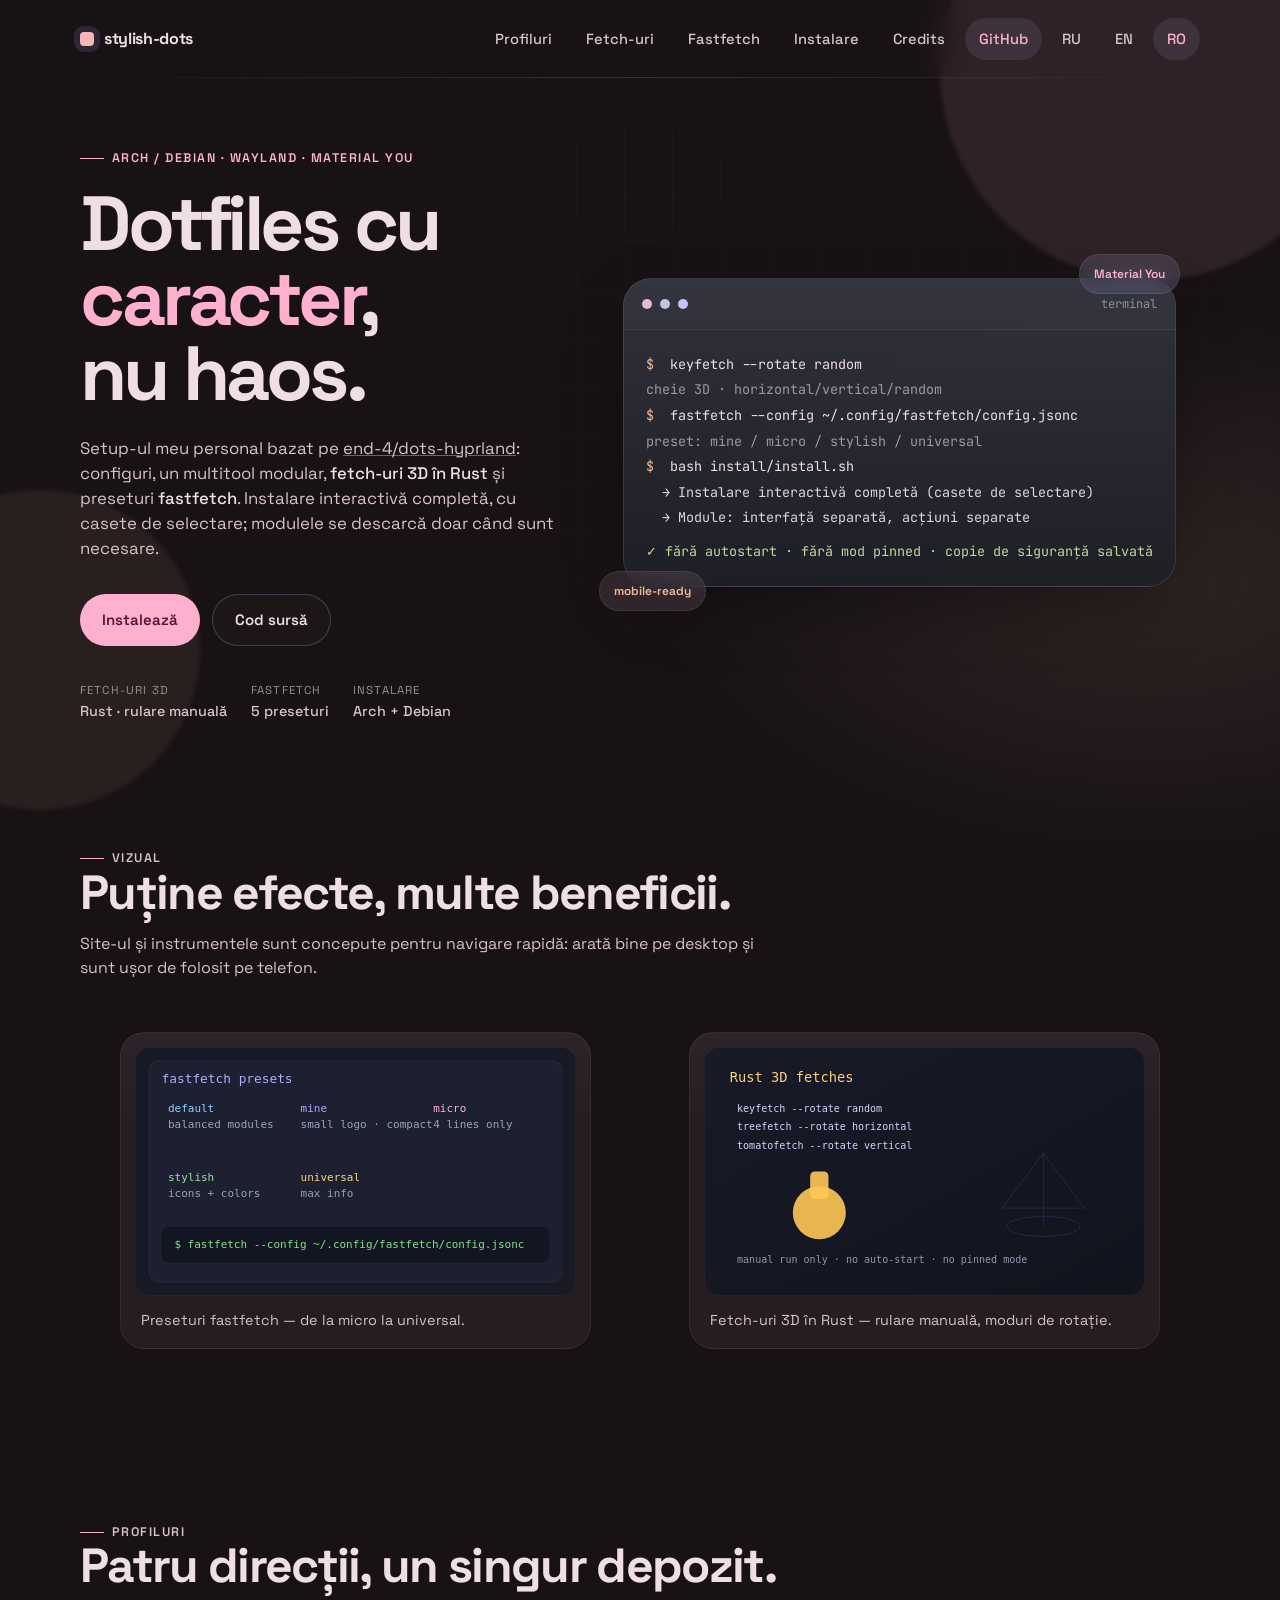
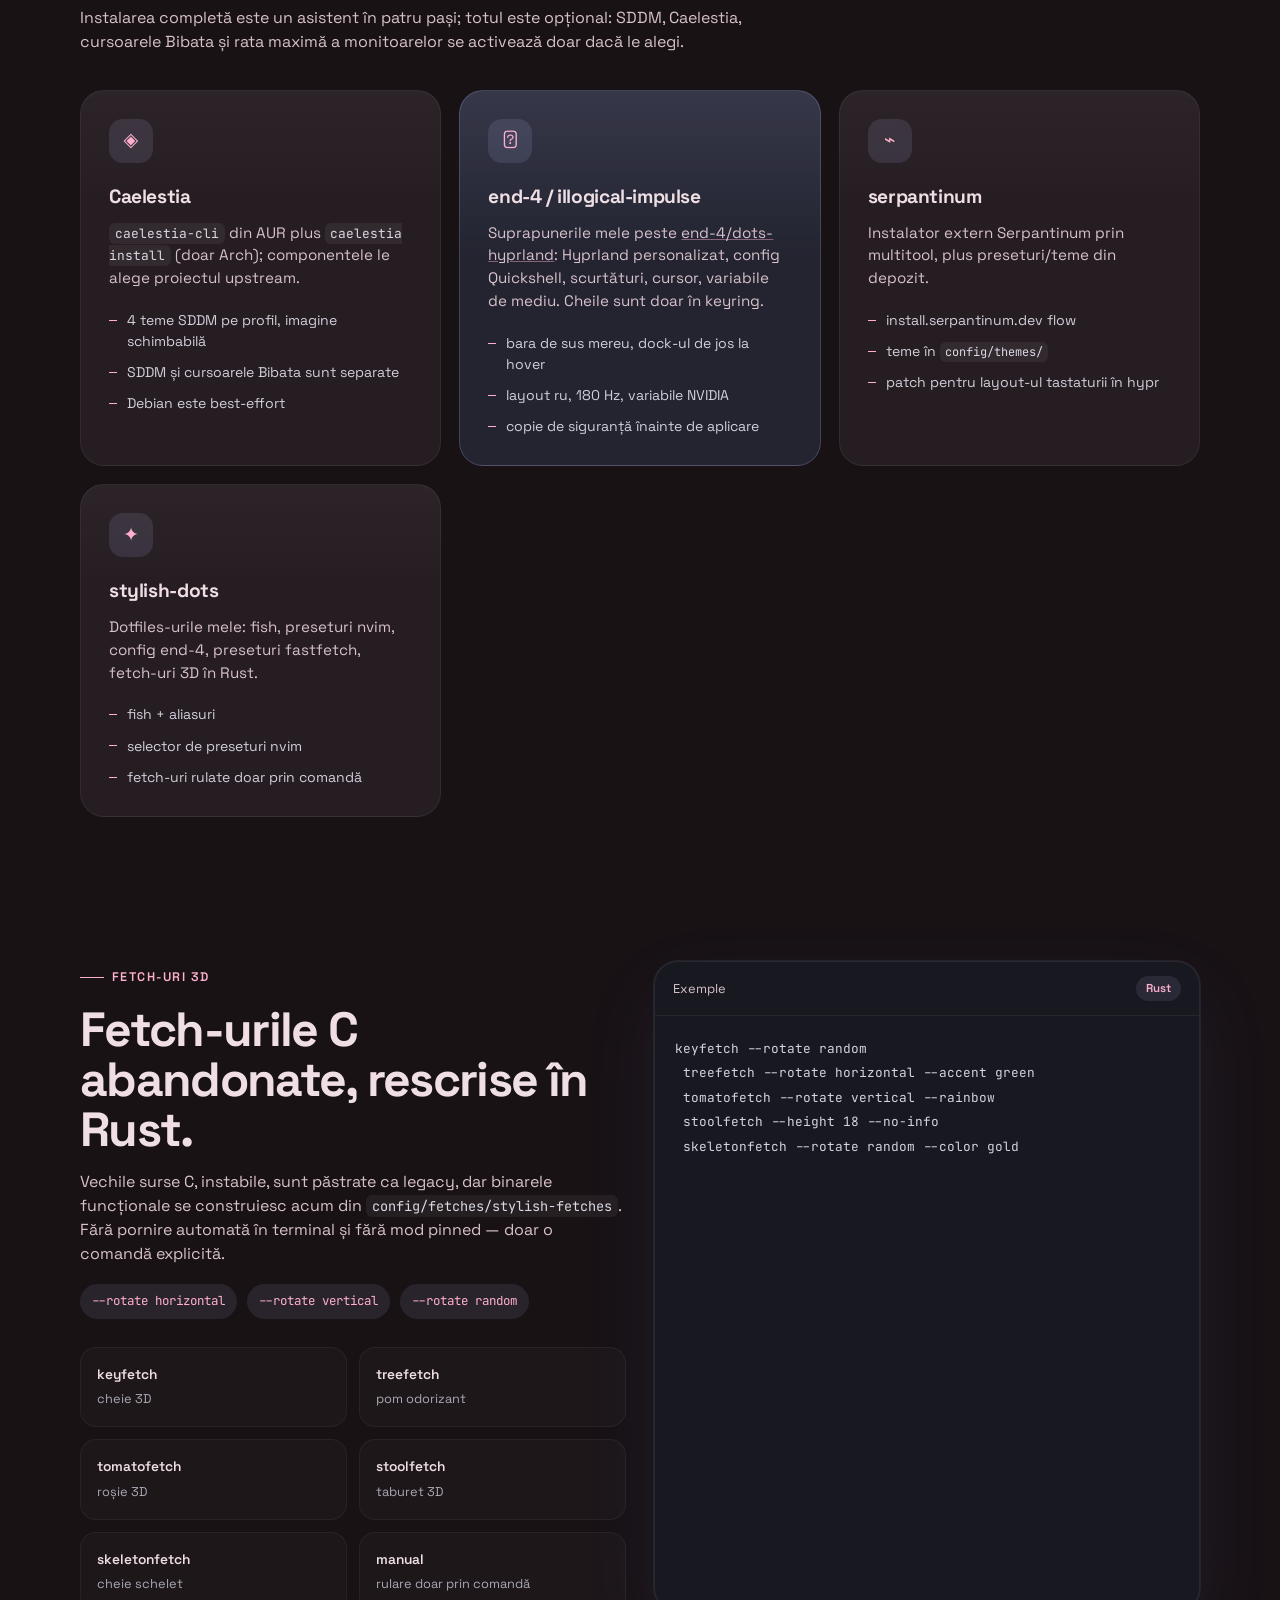
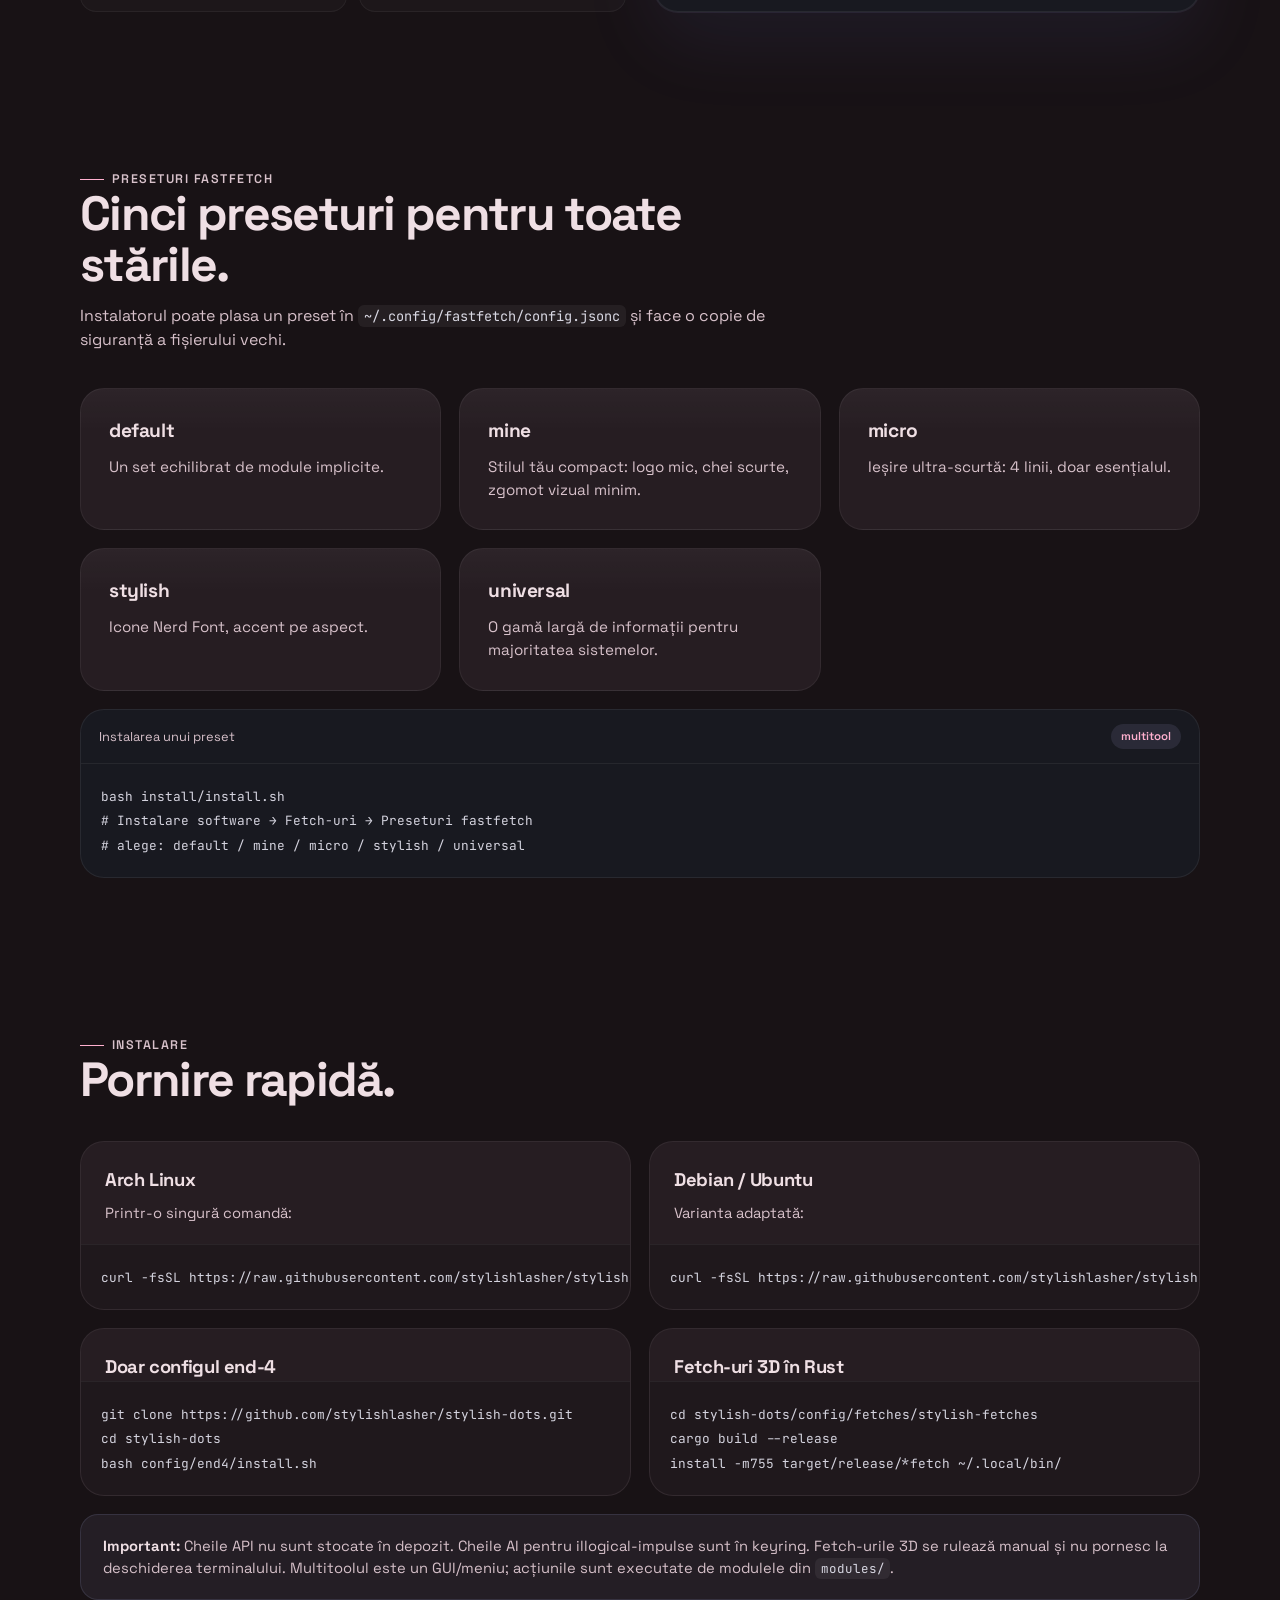
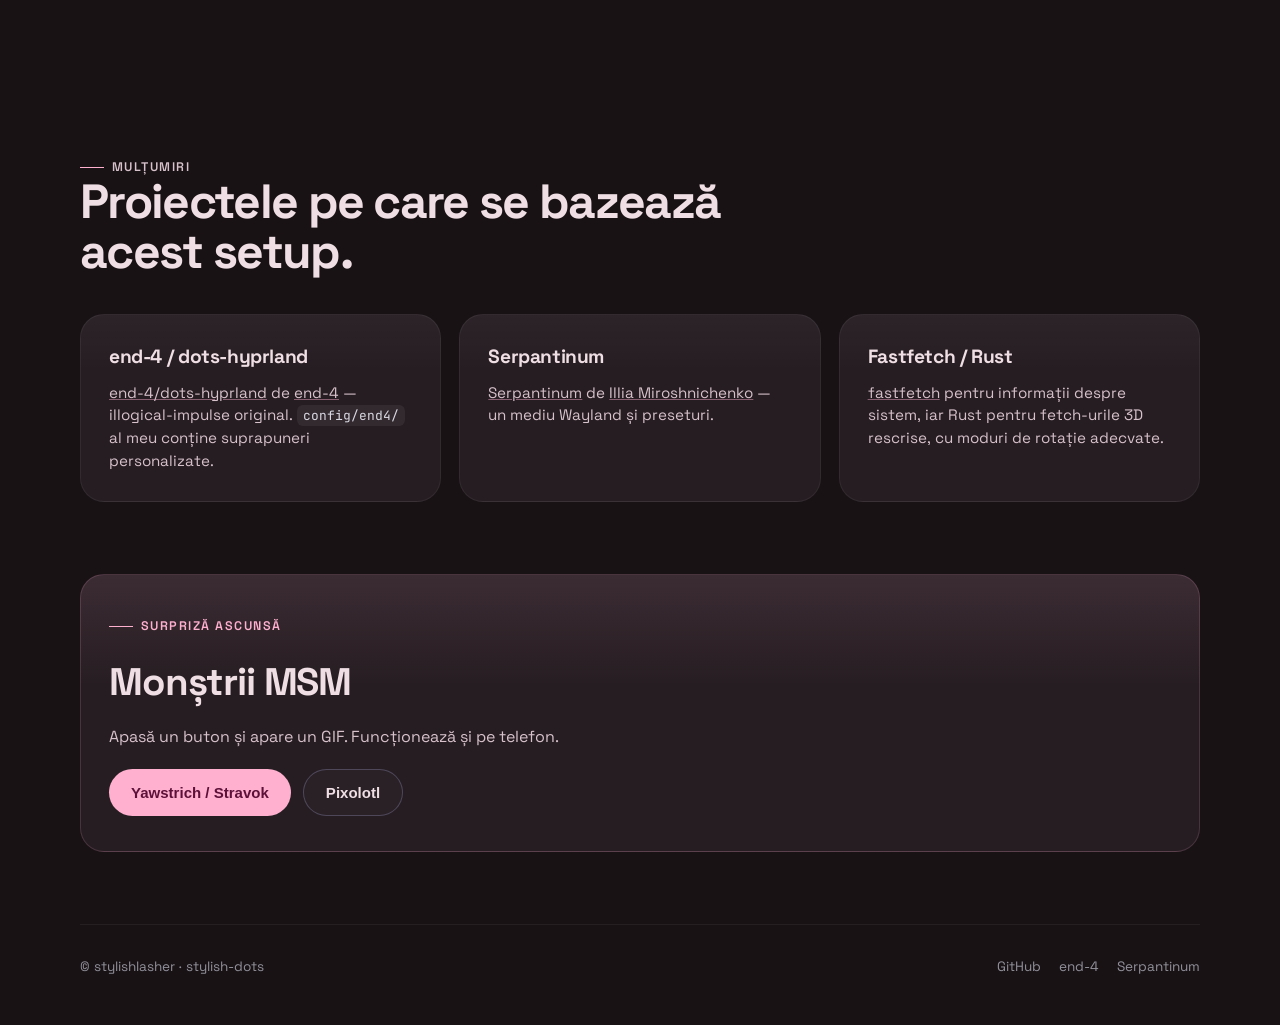
<file: docs/ro/index.html>
<!doctype html>
<html lang="ro">
<head>
  <meta charset="utf-8">
  <meta name="viewport" content="width=device-width, initial-scale=1, viewport-fit=cover">
  <meta name="theme-color" content="#151622">
  <title>stylish-dots — dotfiles, fetch-uri, preseturi fastfetch</title>
  <meta name="description" content="stylish-dots: dotfiles end-4/illogical-impulse, fetch-uri 3D în Rust, preseturi fastfetch, instalator modular. Site Material You.">
  <link rel="preconnect" href="https://fonts.googleapis.com">
  <link rel="preconnect" href="https://fonts.gstatic.com" crossorigin>
  <link href="https://fonts.googleapis.com/css2?family=Google+Sans:wght@400;500;700&family=Space+Grotesk:wght@500;700&family=JetBrains+Mono:wght@400;500&display=swap" rel="stylesheet">
  <link rel="stylesheet" href="../styles.css">
  <script>
    (function(){var t=["lavender","ocean","sage","peach","rose","amber"];document.documentElement.dataset.theme=t[Math.floor(Math.random()*t.length)];})();
  </script>
</head>
<body>
  <div class="bg-shape bg-shape-a"></div>
  <div class="bg-shape bg-shape-b"></div>
  <div class="bg-grid"></div>

  <header class="topbar wrap">
    <a class="brand" href="#top" aria-label="stylish-dots">
      <span class="brand-mark"></span>
      <span class="brand-name">stylish-dots</span>
    </a>
    <button class="menu-btn" id="menu-btn" aria-label="Meniu" aria-expanded="false" aria-controls="nav">☰</button>
    <nav class="nav" id="nav">
      <a href="#profiles">Profiluri</a>
      <a href="#fetches">Fetch-uri</a>
      <a href="#fastfetch">Fastfetch</a>
      <a href="#install">Instalare</a>
      <a href="#credits">Credits</a>
      <a href="https://github.com/stylishlasher/stylish-dots" class="nav-gh">GitHub</a>
      <a href="../index.html" hreflang="ru" aria-label="Versiunea în rusă">RU</a>
      <a href="../en/index.html" hreflang="en" aria-label="Versiunea în engleză">EN</a>
      <a href="../ro/index.html" hreflang="ro" aria-label="Versiunea română" aria-current="page" class="nav-gh">RO</a>
    </nav>
  </header>

  <main id="top">
    <section class="hero wrap reveal">
      <div class="hero-copy">
        <p class="eyebrow">Arch / Debian · Wayland · Material You</p>
        <h1>Dotfiles cu <span class="accent">caracter</span>,<br>nu haos.</h1>
        <p class="lead">Setup-ul meu personal bazat pe <a class="inline-link" href="https://github.com/end-4/dots-hyprland">end-4/dots-hyprland</a>: configuri, un multitool modular, <strong>fetch-uri 3D în Rust</strong> și preseturi <strong>fastfetch</strong>. Instalare interactivă completă, cu casete de selectare; modulele se descarcă doar când sunt necesare.</p>
        <div class="actions">
          <a class="btn btn-primary" href="#install">Instalează</a>
          <a class="btn btn-ghost" href="https://github.com/stylishlasher/stylish-dots">Cod sursă</a>
        </div>
        <div class="meta-row">
          <div class="meta"><span class="meta-k">Fetch-uri 3D</span><span class="meta-v">Rust · rulare manuală</span></div>
          <div class="meta"><span class="meta-k">Fastfetch</span><span class="meta-v">5 preseturi</span></div>
          <div class="meta"><span class="meta-k">Instalare</span><span class="meta-v">Arch + Debian</span></div>
        </div>
      </div>
      <div class="hero-panel">
        <div class="panel-window floaty">
          <div class="panel-title"><span class="dot"></span><span class="dot"></span><span class="dot"></span><span class="panel-title-text">terminal</span></div>
          <div class="panel-body">
            <div class="line"><span class="p">$</span> keyfetch --rotate random</div>
            <div class="line muted">  cheie 3D · horizontal/vertical/random</div>
            <div class="line"><span class="p">$</span> fastfetch --config ~/.config/fastfetch/config.jsonc</div>
            <div class="line muted">  preset: mine / micro / stylish / universal</div>
            <div class="line"><span class="p">$</span> bash install/install.sh</div>
            <div class="line pick">  → Instalare interactivă completă (casete de selectare)</div>
            <div class="line pick">  → Module: interfață separată, acțiuni separate</div>
            <div class="line ok">✓ fără autostart · fără mod pinned · copie de siguranță salvată</div>
          </div>
        </div>
        <div class="chip chip-a">Material You</div>
        <div class="chip chip-b">mobile-ready</div>
      </div>
    </section>

    <section class="section wrap reveal" id="showcase">
      <div class="section-head">
        <p class="eyebrow">Vizual</p>
        <h2>Puține efecte, multe beneficii.</h2>
        <p>Site-ul și instrumentele sunt concepute pentru navigare rapidă: arată bine pe desktop și sunt ușor de folosit pe telefon.</p>
      </div>
      <div class="showcase-grid">
        <figure class="shot-card">
          <img src="../assets/preview-fastfetch.svg" alt="Previzualizare preseturi fastfetch" loading="lazy" width="960" height="540">
          <figcaption>Preseturi fastfetch — de la micro la universal.</figcaption>
        </figure>
        <figure class="shot-card">
          <img src="../assets/preview-fetch3d.svg" alt="Previzualizare fetch-uri 3D în Rust" loading="lazy" width="960" height="540">
          <figcaption>Fetch-uri 3D în Rust — rulare manuală, moduri de rotație.</figcaption>
        </figure>
      </div>
    </section>

    <section id="profiles" class="section wrap reveal">
      <div class="section-head">
        <p class="eyebrow">Profiluri</p>
        <h2>Patru direcții, un singur depozit.</h2>
        <p>Instalarea completă este un asistent în patru pași; totul este opțional: SDDM, Caelestia, cursoarele Bibata și rata maximă a monitoarelor se activează doar dacă le alegi.</p>
      </div>
      <div class="cards">
        <article class="card">
          <div class="card-icon">◈</div>
          <h3>Caelestia</h3>
          <p><code>caelestia-cli</code> din AUR plus <code>caelestia install</code> (doar Arch); componentele le alege proiectul upstream.</p>
          <ul class="list"><li>4 teme SDDM pe profil, imagine schimbabilă</li><li>SDDM și cursoarele Bibata sunt separate</li><li>Debian este best-effort</li></ul>
        </article>
        <article class="card card-featured">
          <div class="card-icon">󰣇</div>
          <h3>end-4 / illogical-impulse</h3>
          <p>Suprapunerile mele peste <a class="inline-link" href="https://github.com/end-4/dots-hyprland">end-4/dots-hyprland</a>: Hyprland personalizat, config Quickshell, scurtături, cursor, variabile de mediu. Cheile sunt doar în keyring.</p>
          <ul class="list"><li>bara de sus mereu, dock-ul de jos la hover</li><li>layout ru, 180 Hz, variabile NVIDIA</li><li>copie de siguranță înainte de aplicare</li></ul>
        </article>
        <article class="card">
          <div class="card-icon">⌁</div>
          <h3>serpantinum</h3>
          <p>Instalator extern Serpantinum prin multitool, plus preseturi/teme din depozit.</p>
          <ul class="list"><li>install.serpantinum.dev flow</li><li>teme în <code>config/themes/</code></li><li>patch pentru layout-ul tastaturii în hypr</li></ul>
        </article>
        <article class="card">
          <div class="card-icon">✦</div>
          <h3>stylish-dots</h3>
          <p>Dotfiles-urile mele: fish, preseturi nvim, config end-4, preseturi fastfetch, fetch-uri 3D în Rust.</p>
          <ul class="list"><li>fish + aliasuri</li><li>selector de preseturi nvim</li><li>fetch-uri rulate doar prin comandă</li></ul>
        </article>
      </div>
    </section>

    <section id="fetches" class="section wrap reveal">
      <div class="split">
        <div>
          <p class="eyebrow">Fetch-uri 3D</p>
          <h2>Fetch-urile C abandonate, rescrise în Rust.</h2>
          <p class="muted-p">Vechile surse C, instabile, sunt păstrate ca legacy, dar binarele funcționale se construiesc acum din <code>config/fetches/stylish-fetches</code>. Fără pornire automată în terminal și fără mod pinned — doar o comandă explicită.</p>
          <div class="chip-row">
            <span class="pill">--rotate horizontal</span>
            <span class="pill">--rotate vertical</span>
            <span class="pill">--rotate random</span>
          </div>
          <div class="stack-grid">
            <div class="stack-item"><span class="stack-k">keyfetch</span><span class="stack-v">cheie 3D</span></div>
            <div class="stack-item"><span class="stack-k">treefetch</span><span class="stack-v">pom odorizant</span></div>
            <div class="stack-item"><span class="stack-k">tomatofetch</span><span class="stack-v">roșie 3D</span></div>
            <div class="stack-item"><span class="stack-k">stoolfetch</span><span class="stack-v">taburet 3D</span></div>
            <div class="stack-item"><span class="stack-k">skeletonfetch</span><span class="stack-v">cheie schelet</span></div>
            <div class="stack-item"><span class="stack-k">manual</span><span class="stack-v">rulare doar prin comandă</span></div>
          </div>
        </div>
        <div class="code-card glow-card">
          <div class="code-head"><span>Exemple</span><span class="code-badge">Rust</span></div>
<pre><code>keyfetch --rotate random
 treefetch --rotate horizontal --accent green
 tomatofetch --rotate vertical --rainbow
 stoolfetch --height 18 --no-info
 skeletonfetch --rotate random --color gold</code></pre>
        </div>
      </div>
    </section>

    <section id="fastfetch" class="section wrap reveal">
      <div class="section-head">
        <p class="eyebrow">Preseturi fastfetch</p>
        <h2>Cinci preseturi pentru toate stările.</h2>
        <p>Instalatorul poate plasa un preset în <code>~/.config/fastfetch/config.jsonc</code> și face o copie de siguranță a fișierului vechi.</p>
      </div>
      <div class="preset-grid">
        <article class="preset-card"><h3>default</h3><p>Un set echilibrat de module implicite.</p></article>
        <article class="preset-card"><h3>mine</h3><p>Stilul tău compact: logo mic, chei scurte, zgomot vizual minim.</p></article>
        <article class="preset-card"><h3>micro</h3><p>Ieșire ultra-scurtă: 4 linii, doar esențialul.</p></article>
        <article class="preset-card"><h3>stylish</h3><p>Icone Nerd Font, accent pe aspect.</p></article>
        <article class="preset-card"><h3>universal</h3><p>O gamă largă de informații pentru majoritatea sistemelor.</p></article>
      </div>
      <div class="code-card" style="margin-top:18px">
        <div class="code-head"><span>Instalarea unui preset</span><span class="code-badge">multitool</span></div>
<pre><code>bash install/install.sh
# Instalare software → Fetch-uri → Preseturi fastfetch
# alege: default / mine / micro / stylish / universal</code></pre>
      </div>
    </section>

    <section id="install" class="section wrap reveal">
      <div class="section-head">
        <p class="eyebrow">Instalare</p>
        <h2>Pornire rapidă.</h2>
      </div>
      <div class="install-grid">
        <div class="install-card">
          <h3>Arch Linux</h3>
          <p>Printr-o singură comandă:</p>
          <pre><code>curl -fsSL https://raw.githubusercontent.com/stylishlasher/stylish-dots/main/install/install.sh | bash</code></pre>
        </div>
        <div class="install-card">
          <h3>Debian / Ubuntu</h3>
          <p>Varianta adaptată:</p>
          <pre><code>curl -fsSL https://raw.githubusercontent.com/stylishlasher/stylish-dots/main/install/install_debian.sh | bash</code></pre>
        </div>
      </div>
      <div class="install-grid" style="margin-top:18px">
        <div class="install-card">
          <h3>Doar configul end-4</h3>
          <pre><code>git clone https://github.com/stylishlasher/stylish-dots.git
cd stylish-dots
bash config/end4/install.sh</code></pre>
        </div>
        <div class="install-card">
          <h3>Fetch-uri 3D în Rust</h3>
          <pre><code>cd stylish-dots/config/fetches/stylish-fetches
cargo build --release
install -m755 target/release/*fetch ~/.local/bin/</code></pre>
        </div>
      </div>
      <div class="note"><strong>Important:</strong> Cheile API nu sunt stocate în depozit. Cheile AI pentru illogical-impulse sunt în keyring. Fetch-urile 3D se rulează manual și nu pornesc la deschiderea terminalului. Multitoolul este un GUI/meniu; acțiunile sunt executate de modulele din <code>modules/</code>.</div>
    </section>

    <section id="credits" class="section wrap reveal">
      <div class="section-head">
        <p class="eyebrow">Mulțumiri</p>
        <h2>Proiectele pe care se bazează acest setup.</h2>
      </div>
      <div class="cards">
        <article class="card">
          <h3>end-4 / dots-hyprland</h3>
          <p><a class="inline-link" href="https://github.com/end-4/dots-hyprland">end-4/dots-hyprland</a> de <a class="inline-link" href="https://github.com/end-4">end-4</a> — illogical-impulse original. <code>config/end4/</code> al meu conține suprapuneri personalizate.</p>
        </article>
        <article class="card">
          <h3>Serpantinum</h3>
          <p><a class="inline-link" href="https://github.com/ilyamiro/serpantinum">Serpantinum</a> de <a class="inline-link" href="https://github.com/ilyamiro">Illia Miroshnichenko</a> — un mediu Wayland și preseturi.</p>
        </article>
        <article class="card">
          <h3>Fastfetch / Rust</h3>
          <p><a class="inline-link" href="https://github.com/fastfetch-cli/fastfetch">fastfetch</a> pentru informații despre sistem, iar Rust pentru fetch-urile 3D rescrise, cu moduri de rotație adecvate.</p>
        </article>
      </div>
    </section>
  </main>

  <section class="section wrap yawstrich-section reveal" id="yawstrich">
    <div class="yawstrich-card">
      <div class="yawstrich-copy">
        <p class="eyebrow">Surpriză ascunsă</p>
        <h2>Monștrii MSM</h2>
        <p class="muted-p">Apasă un buton și apare un GIF. Funcționează și pe telefon.</p>
        <div class="monster-actions">
          <button class="btn btn-primary yawstrich-btn" id="yawstrich-toggle" type="button">Yawstrich / Stravok</button>
          <button class="btn btn-ghost yawstrich-btn" id="pixolotl-toggle" type="button">Pixolotl</button>
        </div>
      </div>
      <div class="yawstrich-media">
        <div id="yawstrich-media" hidden><img src="https://s15.gifyu.com/images/bcRl1.gif" alt="Yawstrich" loading="lazy" width="360" height="360"></div>
        <div id="pixolotl-media" hidden><img src="https://s15.gifyu.com/images/bcR8O.gif" alt="Pixolotl" loading="lazy" width="360" height="360"></div>
      </div>
    </div>
  </section>

  <footer class="footer wrap">
    <div>© stylishlasher · stylish-dots</div>
    <div class="footer-links">
      <a href="https://github.com/stylishlasher/stylish-dots">GitHub</a>
      <a href="https://github.com/end-4/dots-hyprland">end-4</a>
      <a href="https://github.com/ilyamiro/serpantinum">Serpantinum</a>
    </div>
  </footer>

  <script>
    (function(){
      var menu=document.getElementById('menu-btn'), nav=document.getElementById('nav');
      if(menu && nav){
        menu.addEventListener('click', function(){
          var open=nav.classList.toggle('open');
          menu.setAttribute('aria-expanded', open ? 'true' : 'false');
        });
        nav.querySelectorAll('a').forEach(function(a){a.addEventListener('click', function(){nav.classList.remove('open'); menu.setAttribute('aria-expanded','false');});});
      }
      function setup(btnId, mediaId, show, hide){
        var b=document.getElementById(btnId), m=document.getElementById(mediaId); if(!b||!m) return;
        b.addEventListener('click', function(){var s=m.hasAttribute('hidden'); if(s){m.removeAttribute('hidden'); b.textContent=hide;} else {m.setAttribute('hidden',''); b.textContent=show;}});
      }
      setup('yawstrich-toggle','yawstrich-media','Yawstrich / Stravok','Ascunde Stravok');
      setup('pixolotl-toggle','pixolotl-media','Pixolotl','Ascunde Pixolotl');

      var obs = window.matchMedia('(prefers-reduced-motion: reduce)').matches ? null : new IntersectionObserver(function(entries){
        entries.forEach(function(e){ if(e.isIntersecting){ e.target.classList.add('visible'); obs.unobserve(e.target);} });
      }, {threshold: 0.12});
      document.querySelectorAll('.reveal').forEach(function(el){ if(obs) obs.observe(el); else el.classList.add('visible'); });
    })();
  </script>
</body>
</html>
</file>
<file: docs/styles.css>
:root,
[data-theme="lavender"] {
  --bg:#121318; --bg2:#1a1b21; --surface:#1e1f26; --surface2:#282932; --surface3:#33343f;
  --text:#e4e1e9; --muted:#c6c5d0; --outline:#45464f; --primary:#bfc2ff; --on-primary:#272b60;
  --tertiary:#e8b9d5; --ok:#b7d394; --glow-a:rgba(191,194,255,.18); --glow-b:rgba(232,185,213,.12);
  --radius:24px; --shadow:0 1px 2px rgba(0,0,0,.2),0 24px 60px rgba(0,0,0,.28);
}
[data-theme="ocean"]{--bg:#0f141b;--bg2:#151b24;--surface:#19202b;--surface2:#222b38;--surface3:#2d3848;--text:#dfe3ea;--muted:#bcc7d6;--outline:#3f4b5d;--primary:#9ccaff;--on-primary:#003258;--tertiary:#d0bfe8;--ok:#95d5a7;--glow-a:rgba(156,202,255,.18);--glow-b:rgba(208,191,232,.10)}
[data-theme="sage"]{--bg:#111411;--bg2:#171c17;--surface:#1c211c;--surface2:#262d26;--surface3:#303a31;--text:#e1e4dc;--muted:#c2c9bd;--outline:#434a42;--primary:#a8d5a0;--on-primary:#153718;--tertiary:#a0cfd0;--ok:#b7d394;--glow-a:rgba(168,213,160,.16);--glow-b:rgba(160,207,208,.10)}
[data-theme="peach"]{--bg:#171210;--bg2:#1f1815;--surface:#251d1a;--surface2:#312724;--surface3:#3d302c;--text:#f0dfd8;--muted:#dcc1b6;--outline:#5a4942;--primary:#ffb59d;--on-primary:#55200c;--tertiary:#dec48c;--ok:#c4d18b;--glow-a:rgba(255,181,157,.16);--glow-b:rgba(222,196,140,.10)}
[data-theme="rose"]{--bg:#181215;--bg2:#20181c;--surface:#261d22;--surface2:#32272d;--surface3:#3e3138;--text:#efdfe4;--muted:#d7c1ca;--outline:#56424d;--primary:#ffb0cf;--on-primary:#5d1139;--tertiary:#f2bb9a;--ok:#c2d59a;--glow-a:rgba(255,176,207,.16);--glow-b:rgba(242,187,154,.10)}
[data-theme="amber"]{--bg:#15130d;--bg2:#1d1a12;--surface:#232017;--surface2:#2f2a1f;--surface3:#3b3528;--text:#ebe2cf;--muted:#d2c5a7;--outline:#514a36;--primary:#e4c46d;--on-primary:#3b2f00;--tertiary:#adcfae;--ok:#b7d394;--glow-a:rgba(228,196,109,.16);--glow-b:rgba(173,207,174,.08)}
*,*::before,*::after{box-sizing:border-box}
html{scroll-behavior:smooth}
body{margin:0;color:var(--text);background:radial-gradient(1200px 500px at 15% -10%,var(--glow-a),transparent 60%),radial-gradient(900px 500px at 90% 10%,var(--glow-b),transparent 55%),var(--bg);font-family:"Google Sans","Space Grotesk",system-ui,sans-serif;line-height:1.5;overflow-x:hidden}
img{max-width:100%;height:auto}
a{color:inherit;text-decoration:none}
code,pre{font-family:"JetBrains Mono",ui-monospace,monospace}
.wrap{width:min(1120px,calc(100% - 48px));margin:0 auto}
.bg-shape{position:fixed;border-radius:50%;filter:blur(2px);pointer-events:none;z-index:-2}
.bg-shape-a{width:420px;height:420px;top:-140px;right:-80px;background:color-mix(in srgb,var(--primary) 10%,transparent)}
.bg-shape-b{width:320px;height:320px;bottom:10%;left:-120px;background:color-mix(in srgb,var(--tertiary) 8%,transparent)}
.bg-grid{position:fixed;inset:0;z-index:-3;pointer-events:none;background-image:linear-gradient(rgba(255,255,255,.02) 1px,transparent 1px),linear-gradient(90deg,rgba(255,255,255,.02) 1px,transparent 1px);background-size:48px 48px;mask-image:radial-gradient(ellipse 70% 60% at 50% 20%,black,transparent)}
.topbar{position:sticky;top:0;z-index:30;display:flex;align-items:center;justify-content:space-between;padding:18px 0;backdrop-filter:blur(16px)}
.topbar::after{content:"";position:absolute;left:-24px;right:-24px;bottom:0;height:1px;background:linear-gradient(90deg,transparent,rgba(191,194,255,.18),transparent)}
.brand{display:inline-flex;align-items:center;gap:10px;font-weight:700;letter-spacing:-.02em}
.brand-mark{width:14px;height:14px;border-radius:4px;background:linear-gradient(135deg,var(--primary),var(--tertiary));box-shadow:0 0 0 6px rgba(191,194,255,.12)}
.menu-btn{display:none;border:1px solid rgba(255,255,255,.1);background:rgba(255,255,255,.03);color:var(--text);border-radius:12px;padding:10px 12px;font-size:1.1rem}
.nav{display:flex;gap:6px;align-items:center}
.nav a{padding:10px 14px;border-radius:999px;color:var(--muted);font-size:.92rem;font-weight:500;transition:background .2s,color .2s}
.nav a:hover{background:rgba(255,255,255,.06);color:var(--text)}
.nav .nav-gh{color:var(--primary);background:rgba(191,194,255,.1)}
.hero{display:grid;grid-template-columns:1.05fr .95fr;gap:40px;padding:64px 0 40px;align-items:center}
.eyebrow{display:inline-flex;align-items:center;gap:8px;margin:0 0 18px;color:var(--primary);font-size:.78rem;font-weight:600;letter-spacing:.12em;text-transform:uppercase}
.eyebrow::before{content:"";width:24px;height:1px;background:var(--primary)}
h1{margin:0;font-family:"Space Grotesk","Google Sans",sans-serif;font-size:clamp(2.6rem,6vw,4.8rem);line-height:.98;letter-spacing:-.045em;text-wrap:balance}
.accent{color:var(--primary)}
.lead{max-width:60ch;margin:24px 0 0;color:var(--muted);font-size:1.05rem}
.lead strong{color:var(--text);font-weight:500}
.inline-link{text-decoration:underline;text-decoration-color:color-mix(in srgb,var(--primary) 45%,transparent)}
.actions{display:flex;gap:12px;margin-top:32px;flex-wrap:wrap}
.btn{display:inline-flex;align-items:center;justify-content:center;padding:14px 22px;border-radius:999px;font-weight:600;font-size:.94rem;transition:transform .2s,background .2s,border-color .2s;border:0;cursor:pointer}
.btn:hover{transform:translateY(-1px)}
.btn-primary{background:var(--primary);color:var(--on-primary)}
.btn-ghost{border:1px solid rgba(191,194,255,.24);color:var(--text);background:rgba(255,255,255,.02)}
.meta-row{display:flex;gap:24px;margin-top:36px;flex-wrap:wrap}
.meta{display:flex;flex-direction:column;gap:2px}
.meta-k{font-size:.72rem;text-transform:uppercase;letter-spacing:.1em;color:#91909a}
.meta-v{font-size:.9rem;font-weight:500;color:var(--muted)}
.hero-panel{position:relative;padding:24px}
.panel-window{background:linear-gradient(180deg,rgba(50,51,62,.95),rgba(30,31,38,.95));border:1px solid rgba(191,194,255,.14);border-radius:28px;box-shadow:var(--shadow);overflow:hidden}
.floaty{animation:floaty 6s ease-in-out infinite}
@keyframes floaty{0%,100%{transform:translateY(0)}50%{transform:translateY(-6px)}}
.panel-title{display:flex;align-items:center;gap:8px;padding:16px 18px;border-bottom:1px solid rgba(255,255,255,.06);background:rgba(255,255,255,.02)}
.dot{width:10px;height:10px;border-radius:50%;background:#5a5b66}.dot:nth-child(1){background:#e8b9d5}.dot:nth-child(2){background:#c5c4dd}.dot:nth-child(3){background:#bfc2ff}
.panel-title-text{margin-left:auto;font-size:.75rem;color:#91909a;font-family:"JetBrains Mono",monospace}
.panel-body{padding:22px;font-family:"JetBrains Mono",monospace;font-size:.84rem;line-height:1.9}
.line{white-space:nowrap}.p{color:var(--tertiary);margin-right:8px}.muted{color:#9a99a4}.pick{color:#d9d8e3;padding-left:16px}.ok{color:var(--ok);margin-top:8px}
.chip{position:absolute;padding:10px 14px;border-radius:999px;font-size:.75rem;font-weight:600;backdrop-filter:blur(10px);border:1px solid rgba(255,255,255,.08)}
.chip-a{top:0;right:20px;background:rgba(191,194,255,.14);color:var(--primary)}
.chip-b{bottom:0;left:0;background:rgba(232,185,213,.12);color:var(--tertiary)}
.section{padding:72px 0}.section-head{max-width:700px;margin-bottom:36px}
.section-head h2,.split h2{margin:0;font-family:"Space Grotesk","Google Sans",sans-serif;font-size:clamp(2rem,4vw,3rem);line-height:1.05;letter-spacing:-.035em}
.section-head p,.muted-p{color:var(--muted);margin:14px 0 0}
.cards,.preset-grid{display:grid;grid-template-columns:repeat(3,1fr);gap:18px}
.card,.preset-card,.shot-card{background:linear-gradient(180deg,rgba(255,255,255,.03),transparent 30%),var(--surface);border:1px solid rgba(255,255,255,.06);border-radius:var(--radius);padding:28px;transition:transform .2s,border-color .2s}
.card:hover,.preset-card:hover,.shot-card:hover{transform:translateY(-2px);border-color:rgba(191,194,255,.2)}
.card-featured{background:linear-gradient(180deg,rgba(191,194,255,.12),transparent 45%),#232430;border-color:rgba(191,194,255,.2)}
.card-icon{width:44px;height:44px;border-radius:14px;display:grid;place-items:center;background:rgba(191,194,255,.12);color:var(--primary);margin-bottom:20px;font-size:1.2rem}
.card h3,.preset-card h3{margin:0 0 10px;font-size:1.2rem;letter-spacing:-.02em}
.card p,.preset-card p{margin:0;color:var(--muted);font-size:.95rem}
.card code,.note code,.stack-v code,.muted-p code,.section-head code{font-size:.85em;padding:.15em .45em;border-radius:6px;background:rgba(255,255,255,.06);color:#d9d8e3}
.list{list-style:none;padding:0;margin:20px 0 0;display:grid;gap:10px}
.list li{color:#d0cfda;font-size:.88rem;padding-left:18px;position:relative}
.list li::before{content:"";position:absolute;left:0;top:.7em;width:8px;height:1px;background:var(--primary)}
.split{display:grid;grid-template-columns:1fr 1fr;gap:28px;align-items:stretch}
.stack-grid{margin-top:28px;display:grid;grid-template-columns:1fr 1fr;gap:12px}
.stack-item{padding:16px;border-radius:16px;background:rgba(255,255,255,.025);border:1px solid rgba(255,255,255,.05)}
.stack-k{display:block;font-size:.86rem;font-weight:600;margin-bottom:2px}.stack-v{color:#a9a8b3;font-size:.8rem}
.code-card{background:#181920;border:1px solid rgba(255,255,255,.07);border-radius:var(--radius);overflow:hidden}
.glow-card{box-shadow:0 0 0 1px rgba(191,194,255,.08),0 30px 80px rgba(127,134,255,.08)}
.code-head{display:flex;align-items:center;justify-content:space-between;padding:14px 18px;font-size:.8rem;color:var(--muted);border-bottom:1px solid rgba(255,255,255,.06)}
.code-badge{padding:4px 10px;border-radius:999px;background:rgba(191,194,255,.1);color:var(--primary);font-size:.72rem;font-weight:600}
.code-card pre,.install-card pre{margin:0;padding:20px;overflow-x:auto}
.code-card code,.install-card code{font-size:.8rem;line-height:1.75;color:#d4d3de}
.install-grid,.showcase-grid{display:grid;grid-template-columns:1fr 1fr;gap:18px}
.install-card{background:var(--surface);border:1px solid rgba(255,255,255,.06);border-radius:var(--radius);overflow:hidden}
.install-card h3{margin:0;padding:24px 24px 0;font-size:1.15rem;letter-spacing:-.02em}
.install-card p{margin:8px 0 0;padding:0 24px 20px;color:var(--muted);font-size:.92rem}
.install-card pre{background:rgba(0,0,0,.18);border-top:1px solid rgba(255,255,255,.05)}
.note{margin-top:18px;padding:20px 22px;border-radius:18px;background:rgba(191,194,255,.07);border:1px solid rgba(191,194,255,.12);color:var(--muted);font-size:.92rem}
.note strong{color:var(--text)}
.shot-card{padding:14px}
.shot-card img{width:100%;display:block;border-radius:16px;border:1px solid rgba(255,255,255,.06);background:#121420}
.shot-card figcaption{padding:14px 6px 2px;color:var(--muted);font-size:.9rem}
.chip-row{display:flex;gap:10px;flex-wrap:wrap;margin-top:18px}
.pill{padding:8px 12px;border-radius:999px;background:rgba(191,194,255,.1);color:var(--primary);font-size:.78rem;font-family:"JetBrains Mono",monospace}
.footer{display:flex;justify-content:space-between;gap:16px;align-items:center;padding:32px 0 48px;color:#91909a;font-size:.85rem;border-top:1px solid rgba(255,255,255,.06)}
.footer-links{display:flex;gap:18px;flex-wrap:wrap}.footer-links a:hover{color:var(--text)}
.yawstrich-section{padding-top:0}
.yawstrich-card{display:grid;grid-template-columns:1fr 1fr;gap:24px;align-items:center;background:linear-gradient(180deg,color-mix(in srgb,var(--primary) 10%,transparent),transparent 40%),var(--surface);border:1px solid color-mix(in srgb,var(--primary) 16%,transparent);border-radius:var(--radius);padding:28px}
.yawstrich-copy h2{margin:0;font-family:"Space Grotesk","Google Sans",sans-serif;font-size:clamp(1.8rem,3vw,2.6rem);letter-spacing:-.03em}
.monster-actions{display:flex;gap:12px;flex-wrap:wrap;margin-top:20px}
.yawstrich-media{display:grid;gap:14px;place-items:center;min-height:220px}
.yawstrich-media [hidden]{display:none!important}
.yawstrich-media img{width:min(100%,360px);border-radius:20px;display:block;background:rgba(0,0,0,.15);border:1px solid rgba(255,255,255,.06)}
.reveal{opacity:0;transform:translateY(18px);transition:opacity .55s ease,transform .55s ease}
.reveal.visible{opacity:1;transform:none}
@media (max-width:980px){
  .hero,.split,.yawstrich-card{grid-template-columns:1fr}
  .cards,.preset-grid{grid-template-columns:1fr}
  .hero{padding-top:40px;gap:24px}.hero-panel{padding:0;max-width:620px}
}
@media (max-width:760px){
  .wrap{width:min(1120px,calc(100% - 32px))}
  .menu-btn{display:inline-flex;align-items:center;justify-content:center}
  .nav{display:none;position:absolute;top:calc(100% + 4px);left:0;right:0;flex-direction:column;align-items:stretch;padding:12px;background:rgba(24,25,32,.96);border:1px solid rgba(255,255,255,.08);border-radius:18px;box-shadow:var(--shadow)}
  .nav.open{display:flex}
  .nav a{padding:12px 14px}
  .topbar{position:sticky}
  .section{padding:56px 0}
  .stack-grid,.install-grid,.showcase-grid{grid-template-columns:1fr}
  .meta-row{gap:18px}
  .panel-body{font-size:.74rem;padding:18px}
  .line{white-space:normal;word-break:break-word}
  .chip{display:none}
  .footer{flex-direction:column;align-items:flex-start}
  .hero-panel{max-width:none}
}
@media (prefers-reduced-motion: reduce){
  html{scroll-behavior:auto}
  *,*::before,*::after{transition:none!important;animation:none!important}
  .reveal{opacity:1;transform:none}
}
</file>
